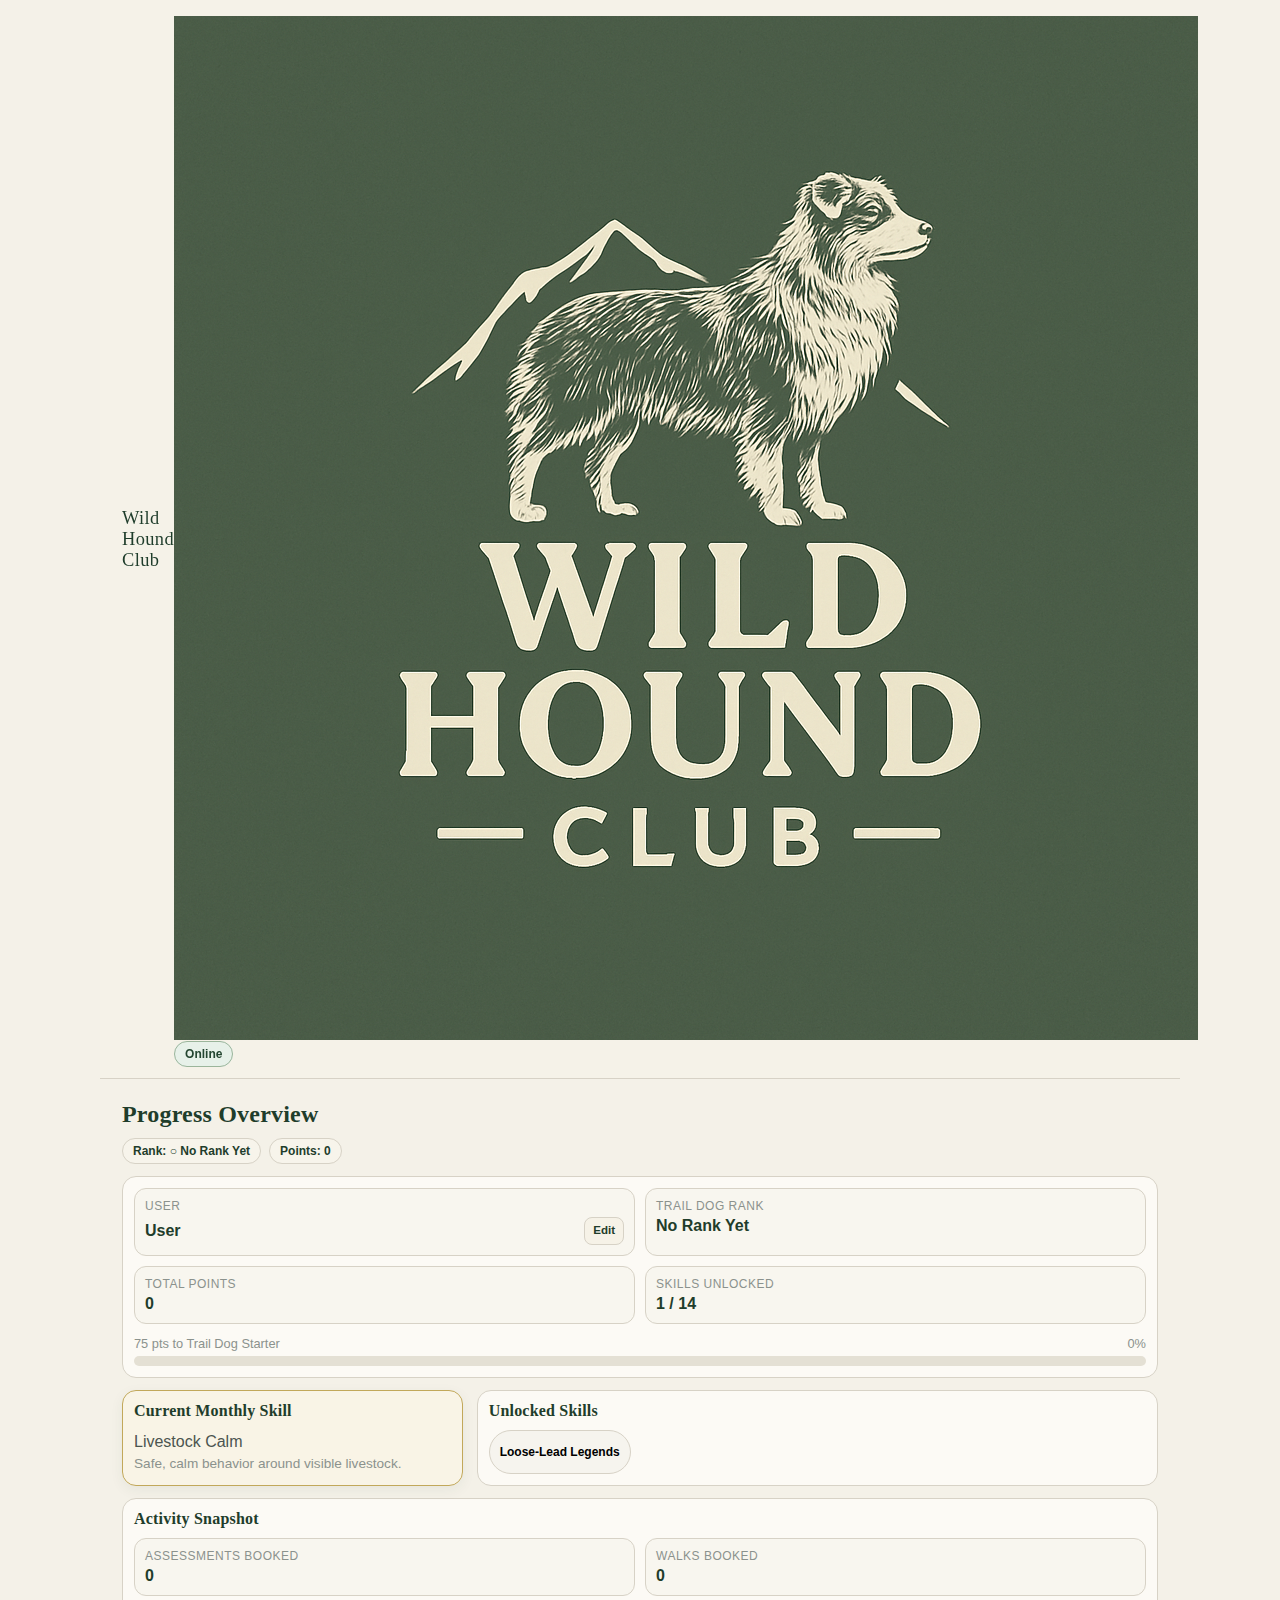
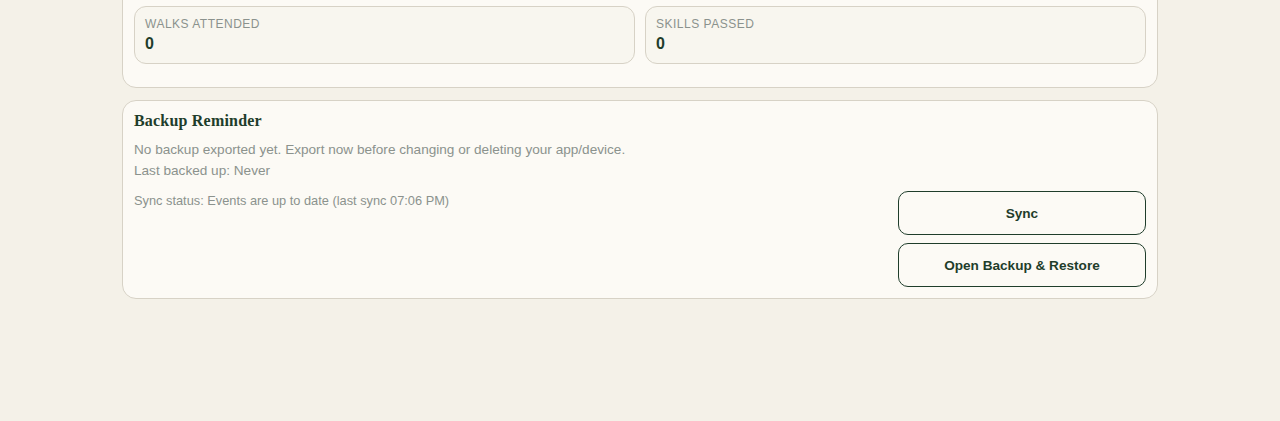
<file: index.html>
<!doctype html>
<html lang="en">
<head>
  <meta charset="UTF-8" />
  <meta name="viewport" content="width=device-width, initial-scale=1.0, viewport-fit=cover" />
  <meta name="apple-mobile-web-app-status-bar-style" content="black-translucent" />
  <meta name="description" content="Wild Hound Club trail dog progression app" />
  <link rel="icon" type="image/png" sizes="192x192" href="/wildhoundapp/icon-192-v3.png" />
  <link rel="apple-touch-icon" sizes="180x180" href="/wildhoundapp/apple-touch-icon-v3.png" />
  <link rel="apple-touch-icon-precomposed" sizes="180x180" href="/wildhoundapp/apple-touch-icon-v3.png" />
  <link rel="icon" type="image/png" sizes="512x512" href="/wildhoundapp/icon-512-v3.png" />
  <link rel="shortcut icon" href="/wildhoundapp/icon-192-v3.png" />
  <link rel="manifest" href="/wildhoundapp/manifest.webmanifest" />
  <meta name="theme-color" content="#1d3525" />
  <meta name="apple-mobile-web-app-capable" content="yes" />
  <meta name="mobile-web-app-capable" content="yes" />
  <meta name="apple-mobile-web-app-title" content="Wild Hound" />
  <title>Wild Hound</title>
  <link rel="stylesheet" href="css/base.css" />
  <link rel="stylesheet" href="css/components.css" />
  <link rel="stylesheet" href="css/pages.css" />
</head>
<body>
  <script>window.WH_INITIAL_TAB = "dashboard";</script>
  <script src="js/app-shell-inline.js"></script>
  <script src="js/page-loader.js"></script>
</body>
</html>
</file>
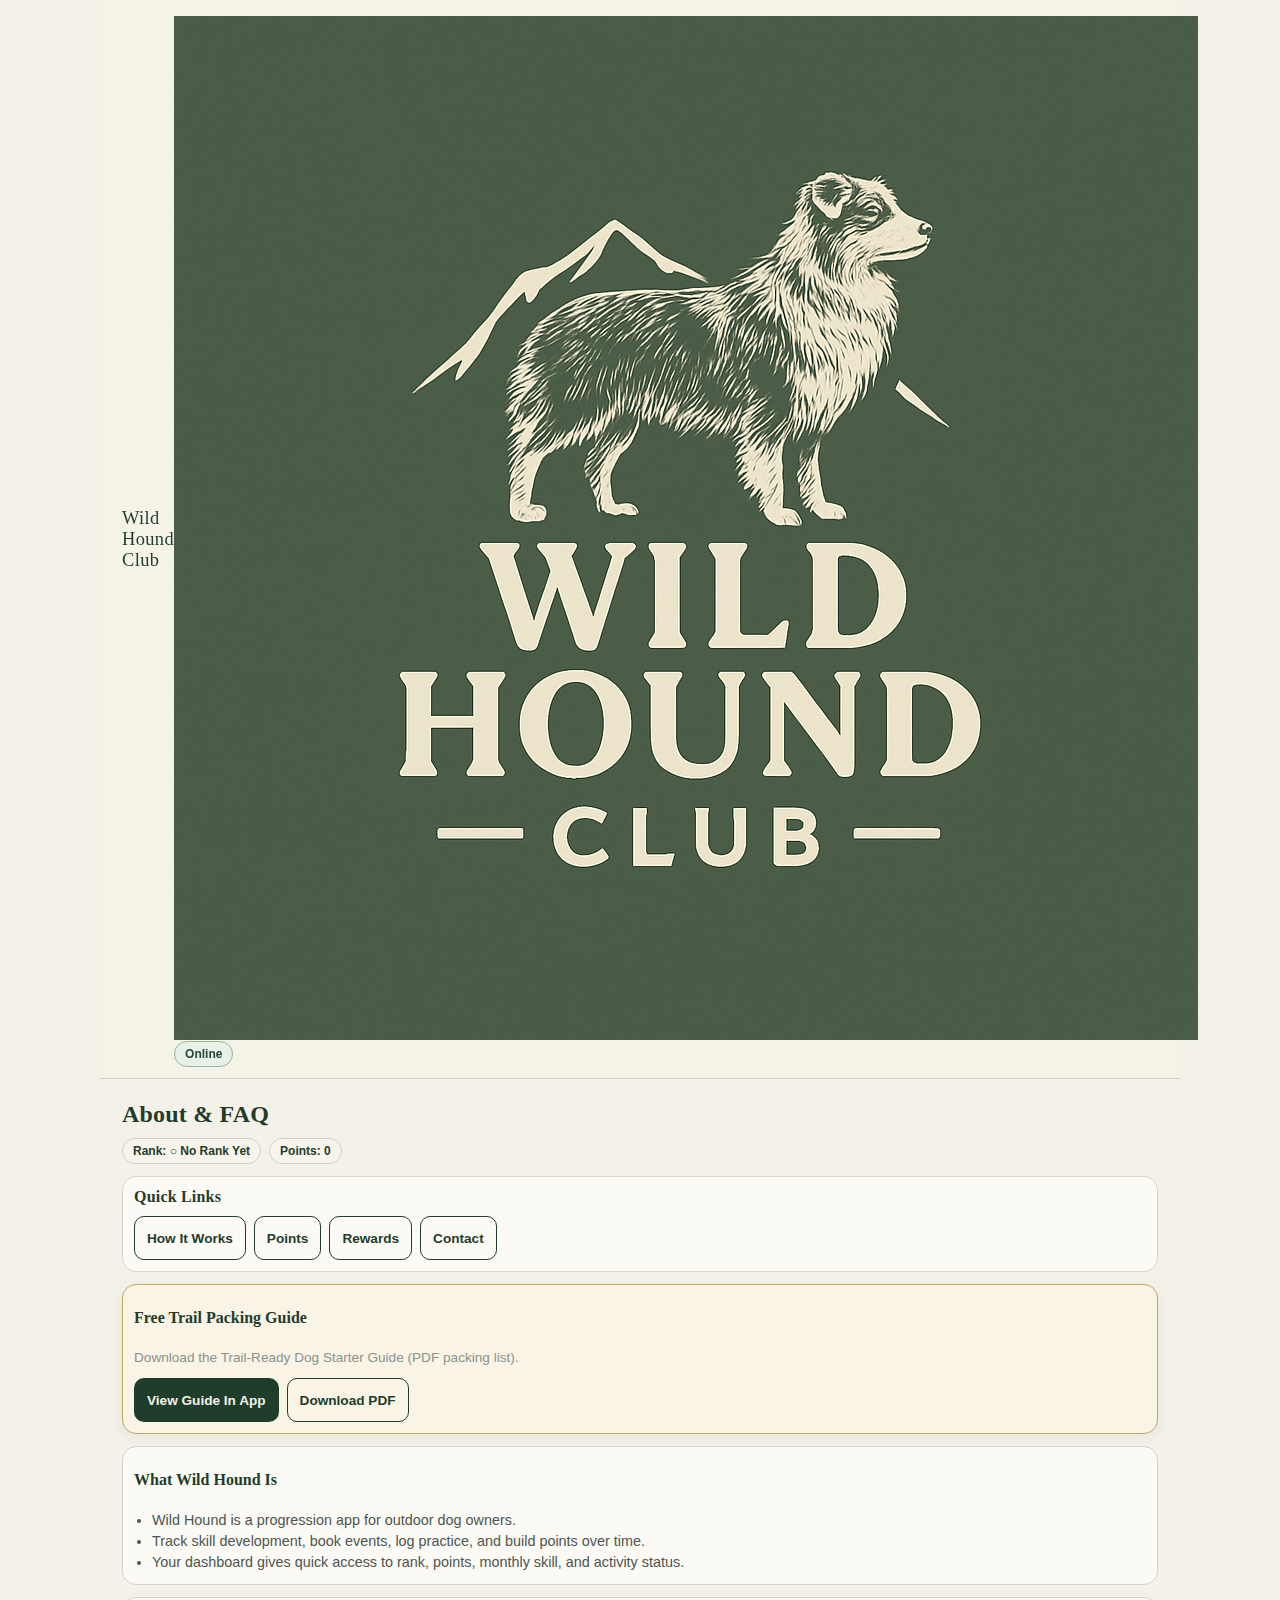
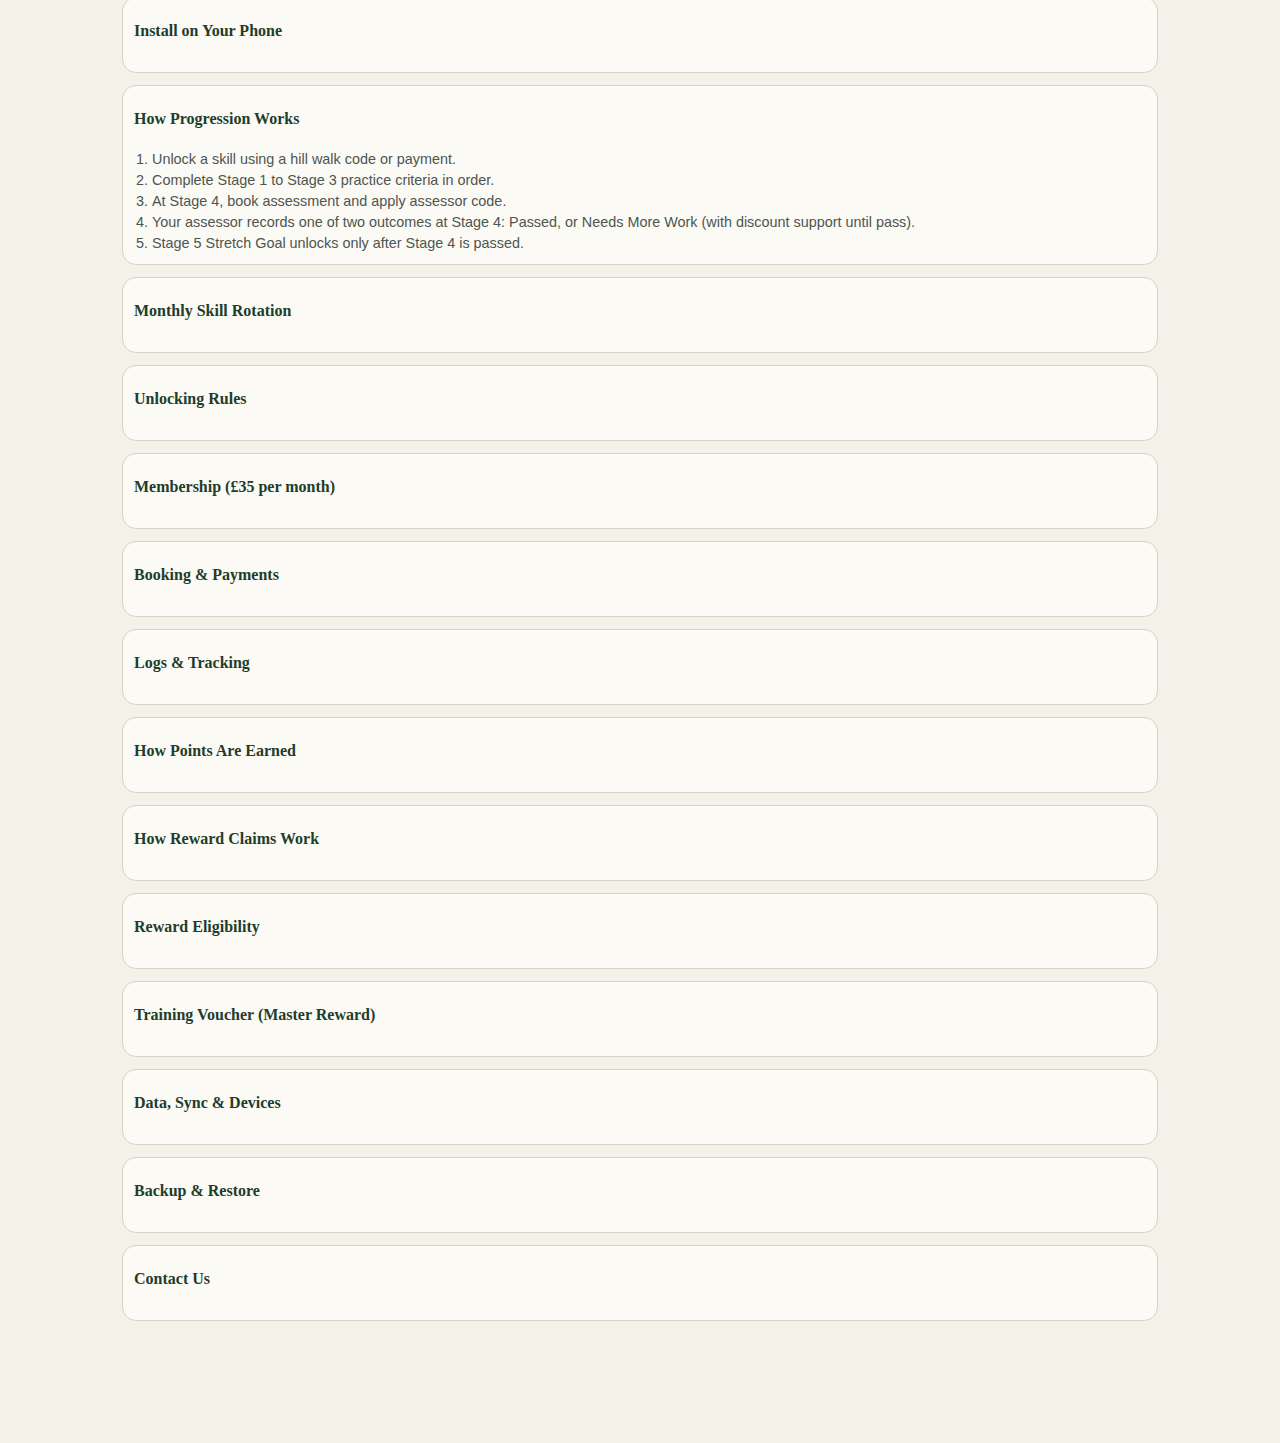
<file: about.html>
<!doctype html>
<html lang="en">
<head>
  <meta charset="UTF-8" />
  <meta name="viewport" content="width=device-width, initial-scale=1.0, viewport-fit=cover" />
  <meta name="apple-mobile-web-app-status-bar-style" content="black-translucent" />
  <meta name="description" content="Wild Hound Club trail dog progression app" />
  <link rel="icon" type="image/png" sizes="192x192" href="/wildhoundapp/icon-192-v3.png" />
  <link rel="apple-touch-icon" sizes="180x180" href="/wildhoundapp/apple-touch-icon-v3.png" />
  <link rel="apple-touch-icon-precomposed" sizes="180x180" href="/wildhoundapp/apple-touch-icon-v3.png" />
  <link rel="icon" type="image/png" sizes="512x512" href="/wildhoundapp/icon-512-v3.png" />
  <link rel="shortcut icon" href="/wildhoundapp/icon-192-v3.png" />
  <link rel="manifest" href="/wildhoundapp/manifest.webmanifest" />
  <meta name="theme-color" content="#1d3525" />
  <meta name="apple-mobile-web-app-capable" content="yes" />
  <meta name="mobile-web-app-capable" content="yes" />
  <meta name="apple-mobile-web-app-title" content="Wild Hound" />
  <title>Wild Hound - About</title>
  <link rel="stylesheet" href="css/base.css" />
  <link rel="stylesheet" href="css/components.css" />
  <link rel="stylesheet" href="css/pages.css" />
</head>
<body>
  <script>window.WH_INITIAL_TAB = "settings";</script>
  <script src="js/app-shell-inline.js"></script>
  <script src="js/page-loader.js"></script>
</body>
</html>
</file>
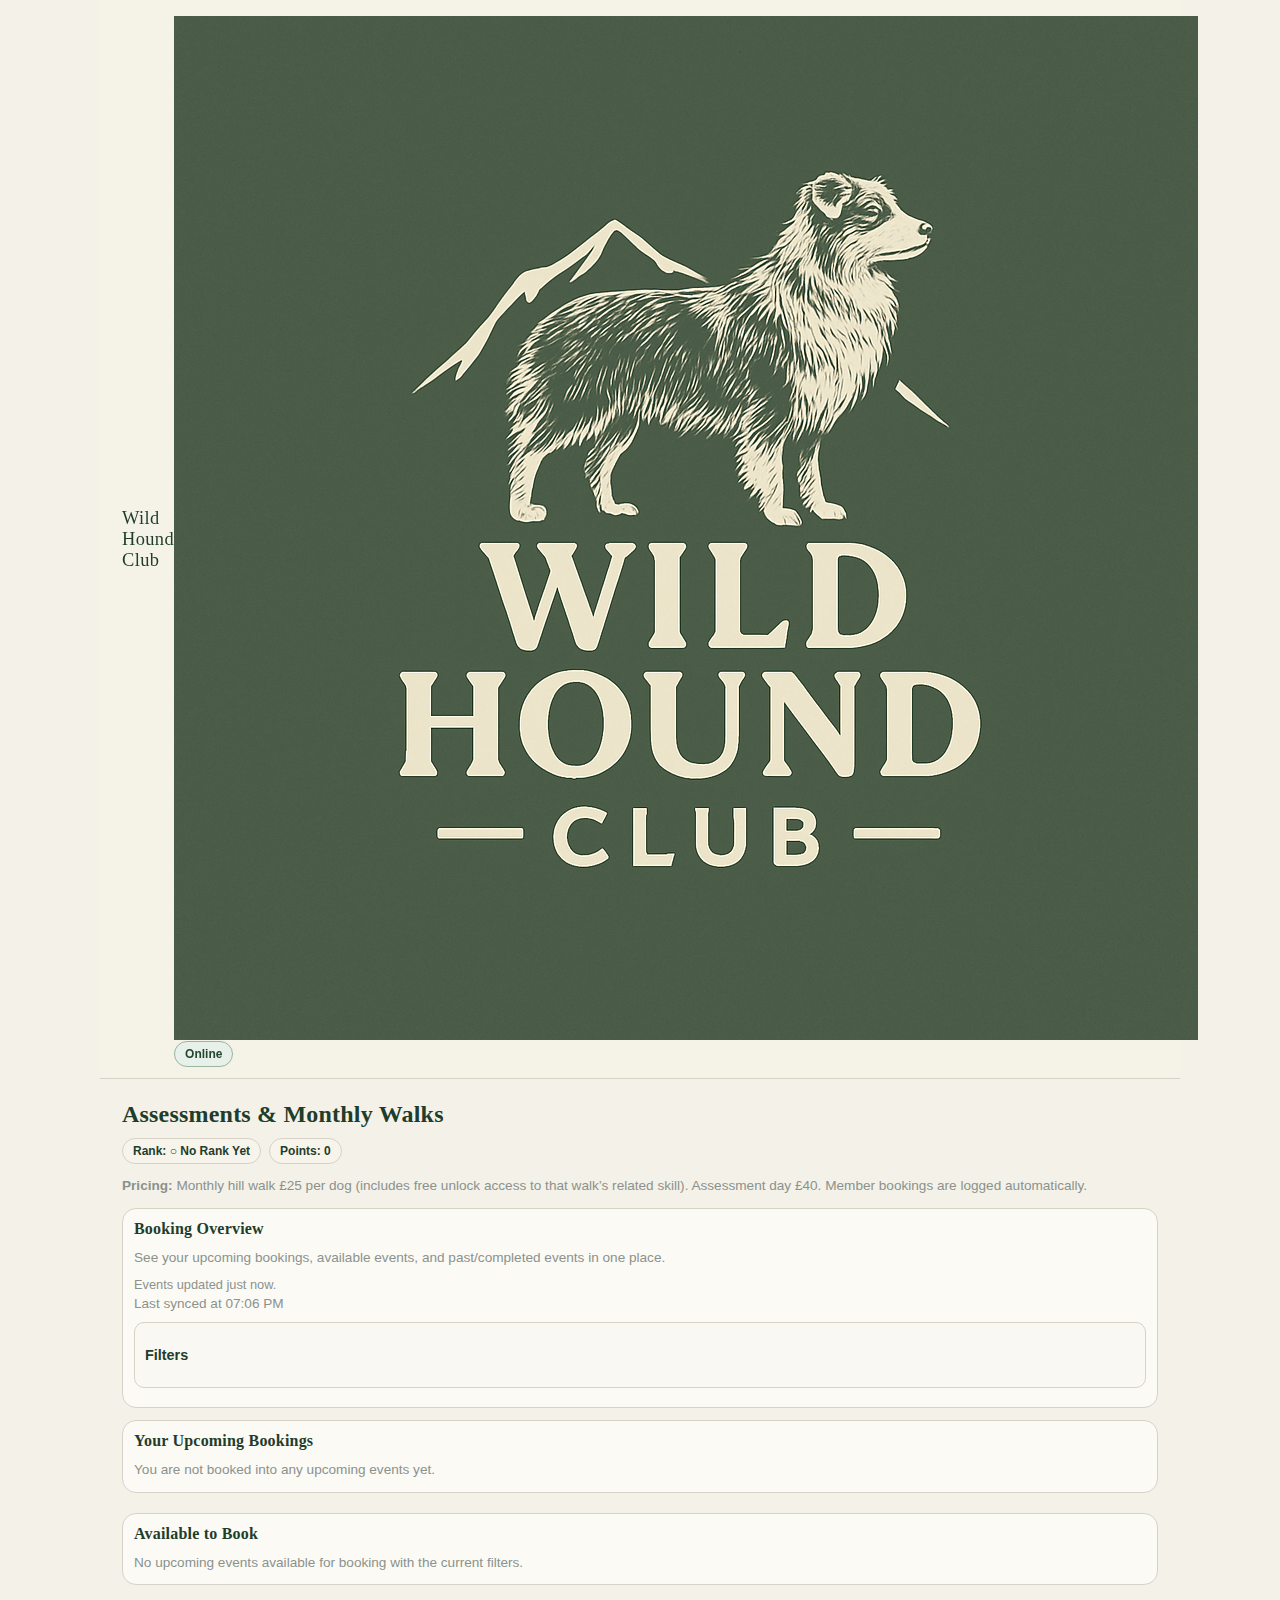
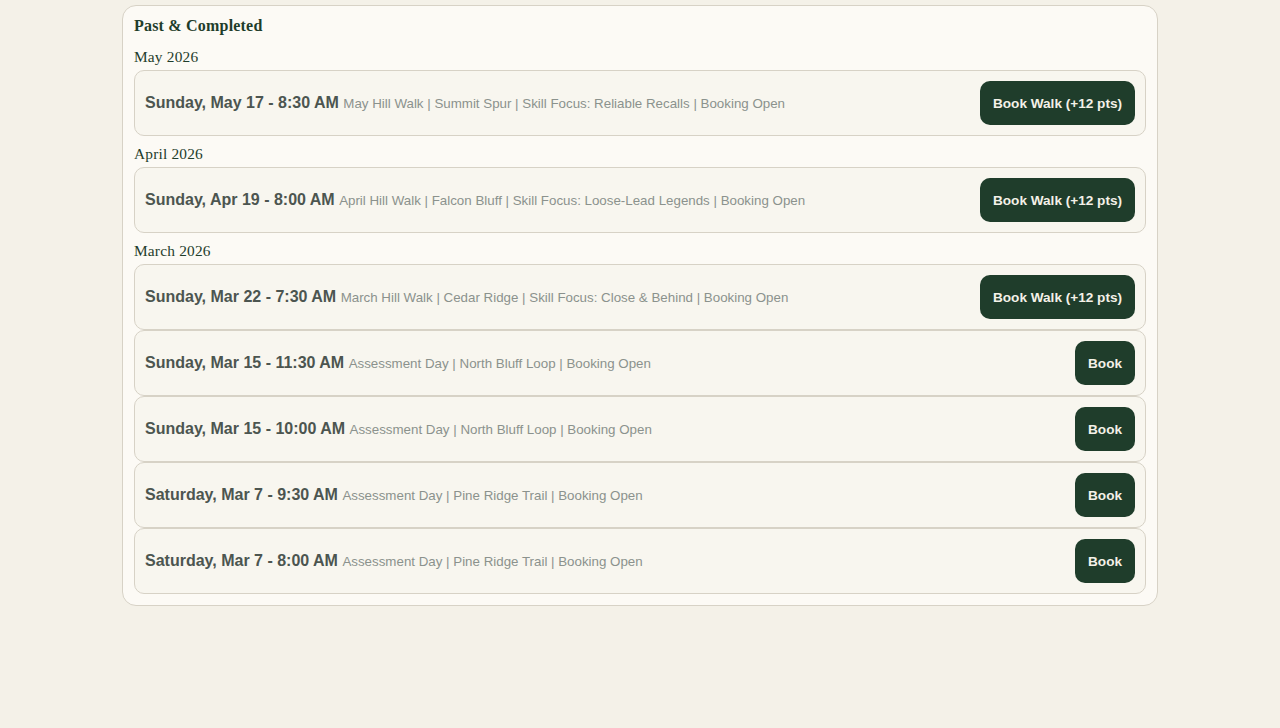
<file: booking.html>
<!doctype html>
<html lang="en">
<head>
  <meta charset="UTF-8" />
  <meta name="viewport" content="width=device-width, initial-scale=1.0, viewport-fit=cover" />
  <meta name="apple-mobile-web-app-status-bar-style" content="black-translucent" />
  <meta name="description" content="Wild Hound Club trail dog progression app" />
  <link rel="icon" type="image/png" sizes="192x192" href="/wildhoundapp/icon-192-v3.png" />
  <link rel="apple-touch-icon" sizes="180x180" href="/wildhoundapp/apple-touch-icon-v3.png" />
  <link rel="apple-touch-icon-precomposed" sizes="180x180" href="/wildhoundapp/apple-touch-icon-v3.png" />
  <link rel="icon" type="image/png" sizes="512x512" href="/wildhoundapp/icon-512-v3.png" />
  <link rel="shortcut icon" href="/wildhoundapp/icon-192-v3.png" />
  <link rel="manifest" href="/wildhoundapp/manifest.webmanifest" />
  <meta name="theme-color" content="#1d3525" />
  <meta name="apple-mobile-web-app-capable" content="yes" />
  <meta name="mobile-web-app-capable" content="yes" />
  <meta name="apple-mobile-web-app-title" content="Wild Hound Club App" />
  <title>Wild Hound Club App - Booking</title>
  <link rel="stylesheet" href="css/base.css" />
  <link rel="stylesheet" href="css/components.css" />
  <link rel="stylesheet" href="css/pages.css" />
</head>
<body>
  <script>window.WH_INITIAL_TAB = "booking";</script>
  <script src="js/app-shell-inline.js"></script>
  <script src="js/page-loader.js"></script>
</body>
</html>
</file>
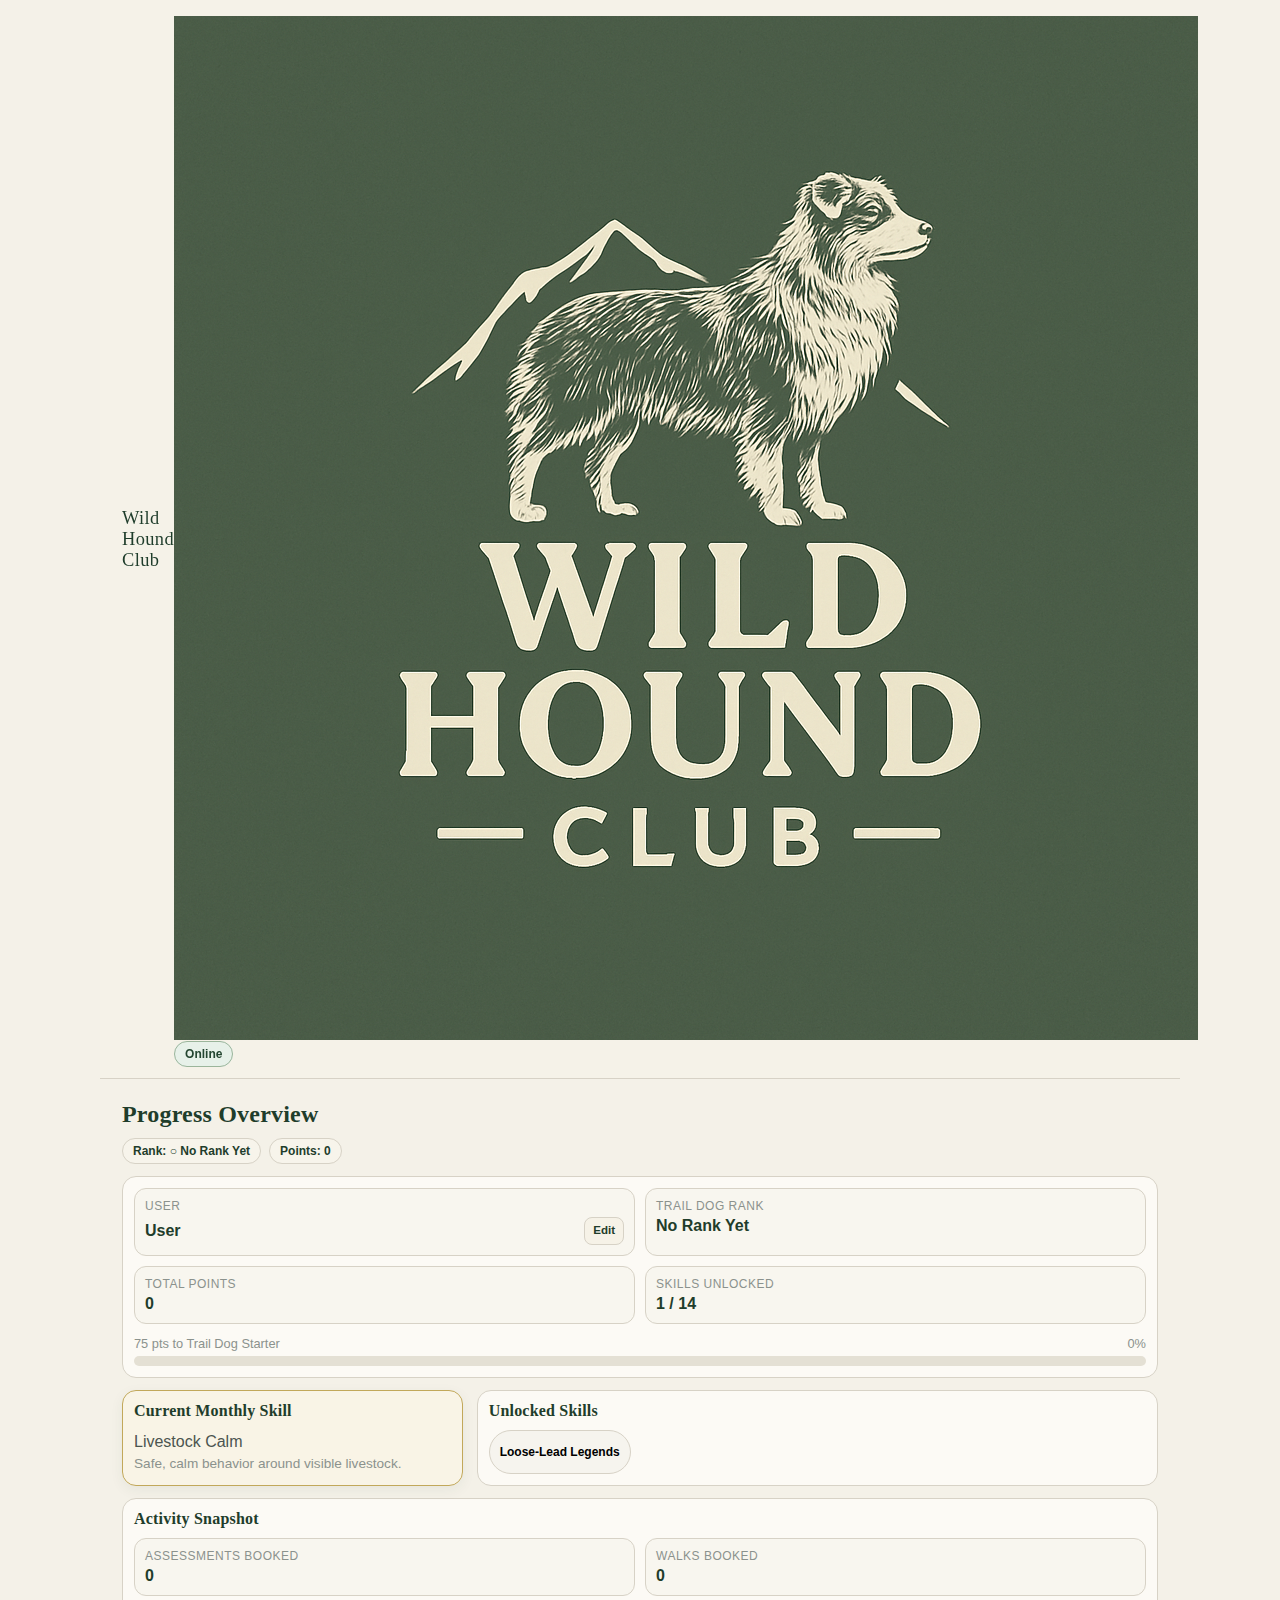
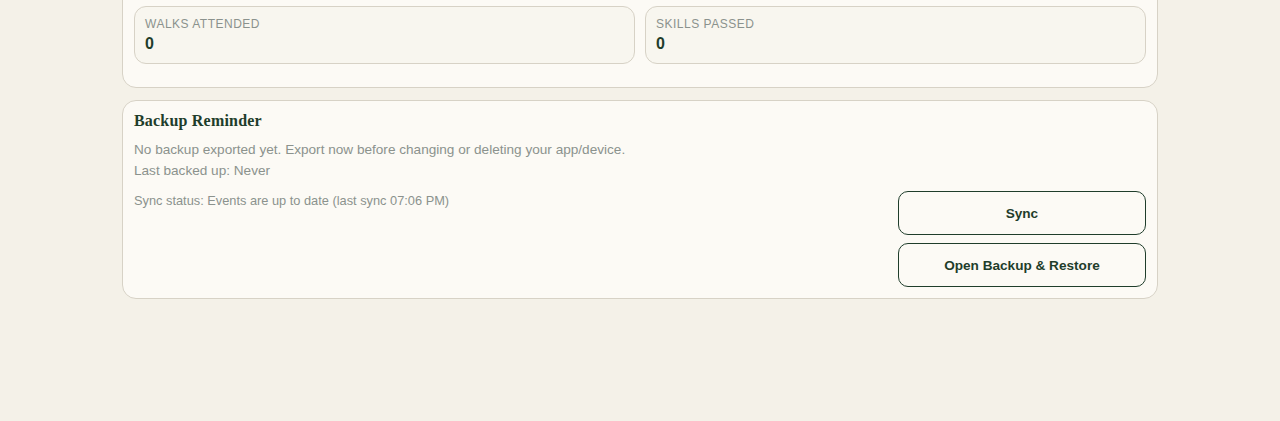
<file: dashboard 2.html>
<!doctype html>
<html lang="en">
<head>
  <meta charset="UTF-8" />
  <meta name="viewport" content="width=device-width, initial-scale=1.0, viewport-fit=cover" />
  <meta name="apple-mobile-web-app-status-bar-style" content="black-translucent" />
  <meta name="description" content="Wild Hound Club trail dog progression app" />
  <link rel="icon" type="image/png" sizes="192x192" href="/wildhoundapp/icon-192-v3.png" />
  <link rel="apple-touch-icon" sizes="180x180" href="/wildhoundapp/apple-touch-icon-v3.png" />
  <link rel="apple-touch-icon-precomposed" sizes="180x180" href="/wildhoundapp/apple-touch-icon-v3.png" />
  <link rel="icon" type="image/png" sizes="512x512" href="/wildhoundapp/icon-512-v3.png" />
  <link rel="shortcut icon" href="/wildhoundapp/icon-192-v3.png" />
  <link rel="manifest" href="/wildhoundapp/manifest.webmanifest" />
  <meta name="theme-color" content="#1d3525" />
  <meta name="apple-mobile-web-app-capable" content="yes" />
  <meta name="mobile-web-app-capable" content="yes" />
  <meta name="apple-mobile-web-app-title" content="Wild Hound Club App" />
  <title>Wild Hound Club App - Progress Overview</title>
  <link rel="stylesheet" href="css/base.css" />
  <link rel="stylesheet" href="css/components.css" />
  <link rel="stylesheet" href="css/pages.css" />
</head>
<body>
  <script>window.WH_INITIAL_TAB = "dashboard";</script>
  <script src="js/app-shell-inline.js"></script>
  <script src="js/page-loader.js"></script>
</body>
</html>
</file>
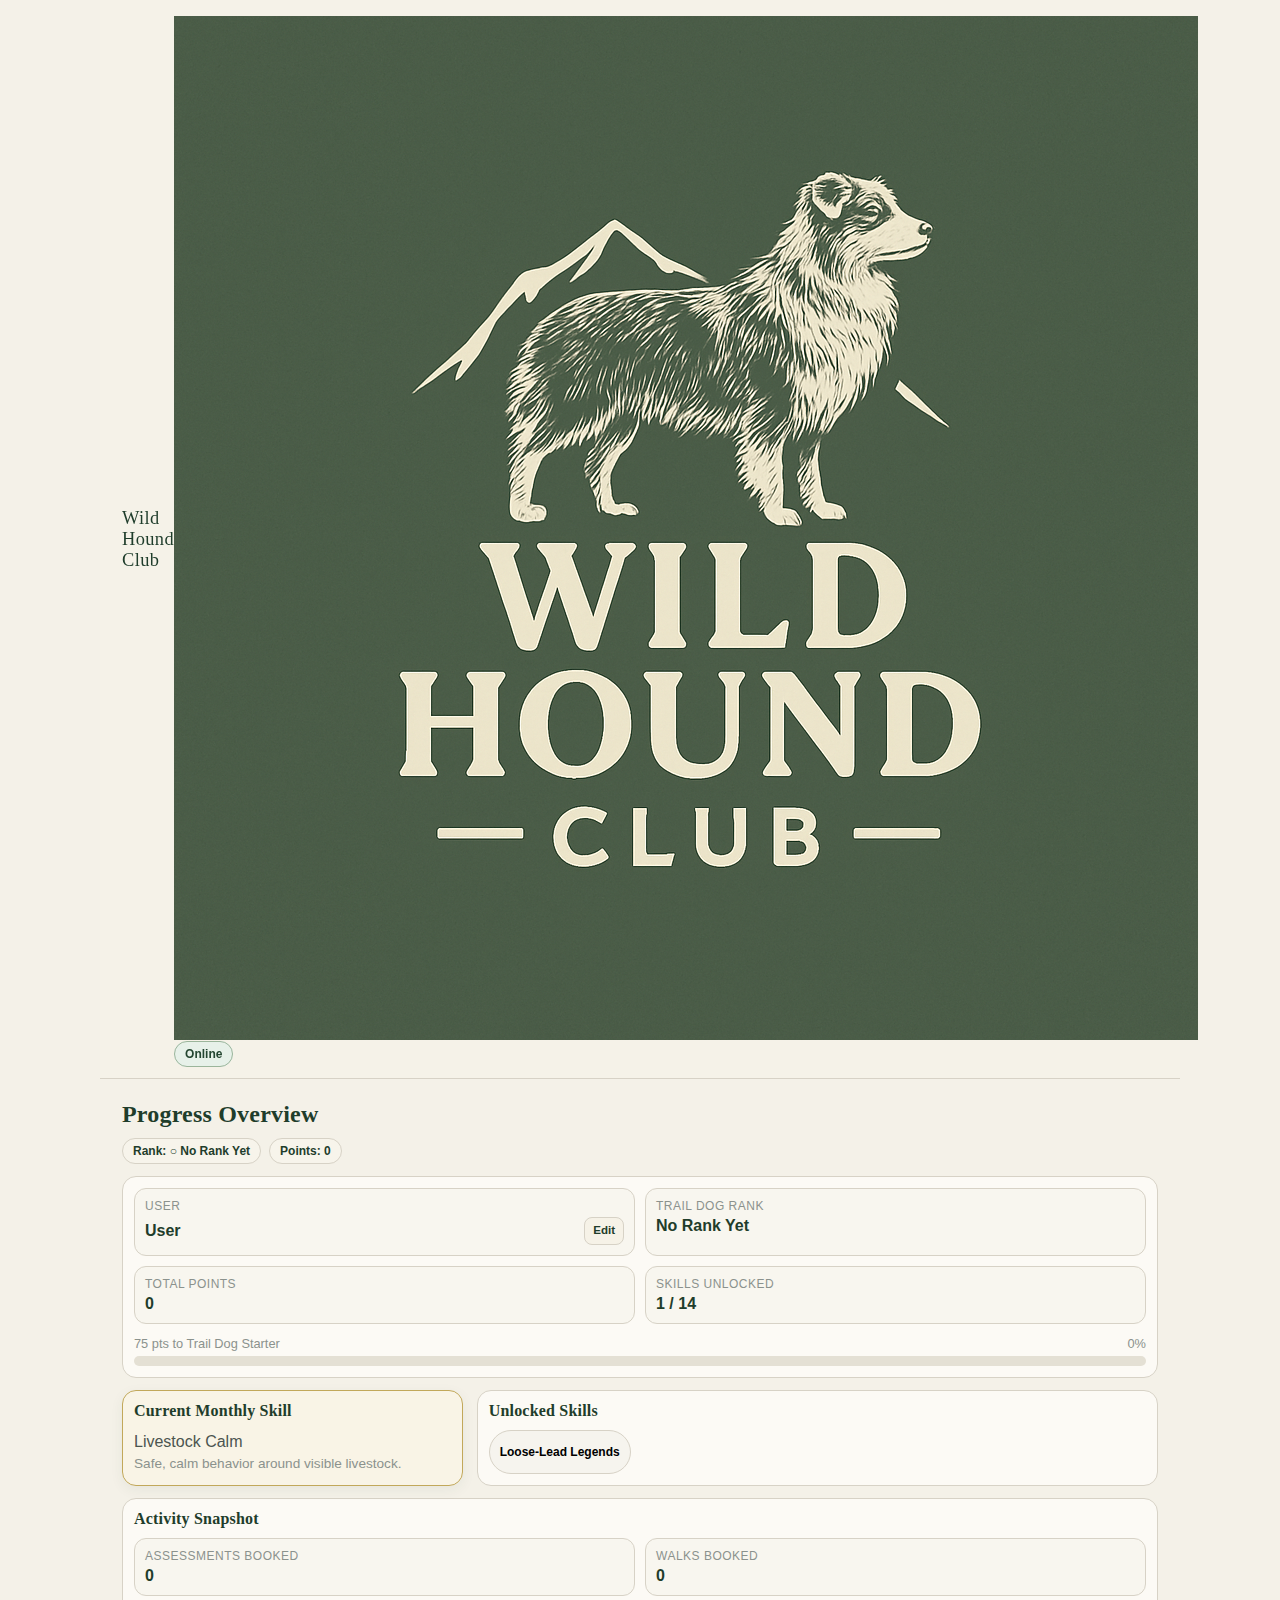
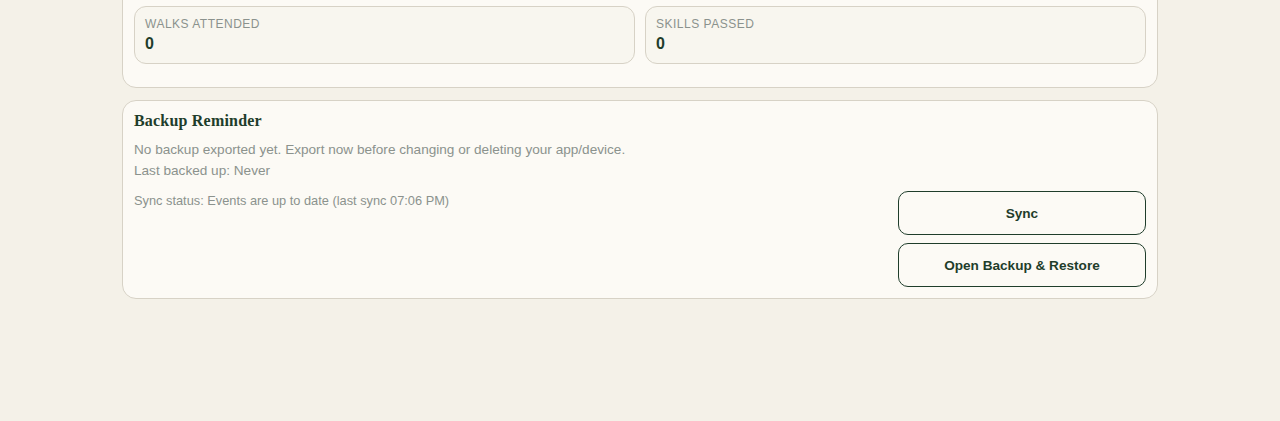
<file: dashboard.html>
<!doctype html>
<html lang="en">
<head>
  <meta charset="UTF-8" />
  <meta name="viewport" content="width=device-width, initial-scale=1.0, viewport-fit=cover" />
  <meta name="apple-mobile-web-app-status-bar-style" content="black-translucent" />
  <meta name="description" content="Wild Hound Club trail dog progression app" />
  <link rel="icon" type="image/png" sizes="192x192" href="/wildhoundapp/icon-192-v3.png" />
  <link rel="apple-touch-icon" sizes="180x180" href="/wildhoundapp/apple-touch-icon-v3.png" />
  <link rel="apple-touch-icon-precomposed" sizes="180x180" href="/wildhoundapp/apple-touch-icon-v3.png" />
  <link rel="icon" type="image/png" sizes="512x512" href="/wildhoundapp/icon-512-v3.png" />
  <link rel="shortcut icon" href="/wildhoundapp/icon-192-v3.png" />
  <link rel="manifest" href="/wildhoundapp/manifest.webmanifest" />
  <meta name="theme-color" content="#1d3525" />
  <meta name="apple-mobile-web-app-capable" content="yes" />
  <meta name="mobile-web-app-capable" content="yes" />
  <meta name="apple-mobile-web-app-title" content="Wild Hound Club App" />
  <title>Wild Hound Club App - Dashboard</title>
  <link rel="stylesheet" href="css/base.css" />
  <link rel="stylesheet" href="css/components.css" />
  <link rel="stylesheet" href="css/pages.css" />
</head>
<body>
  <script>window.WH_INITIAL_TAB = "dashboard";</script>
  <script src="js/app-shell-inline.js"></script>
  <script src="js/page-loader.js"></script>
</body>
</html>
</file>
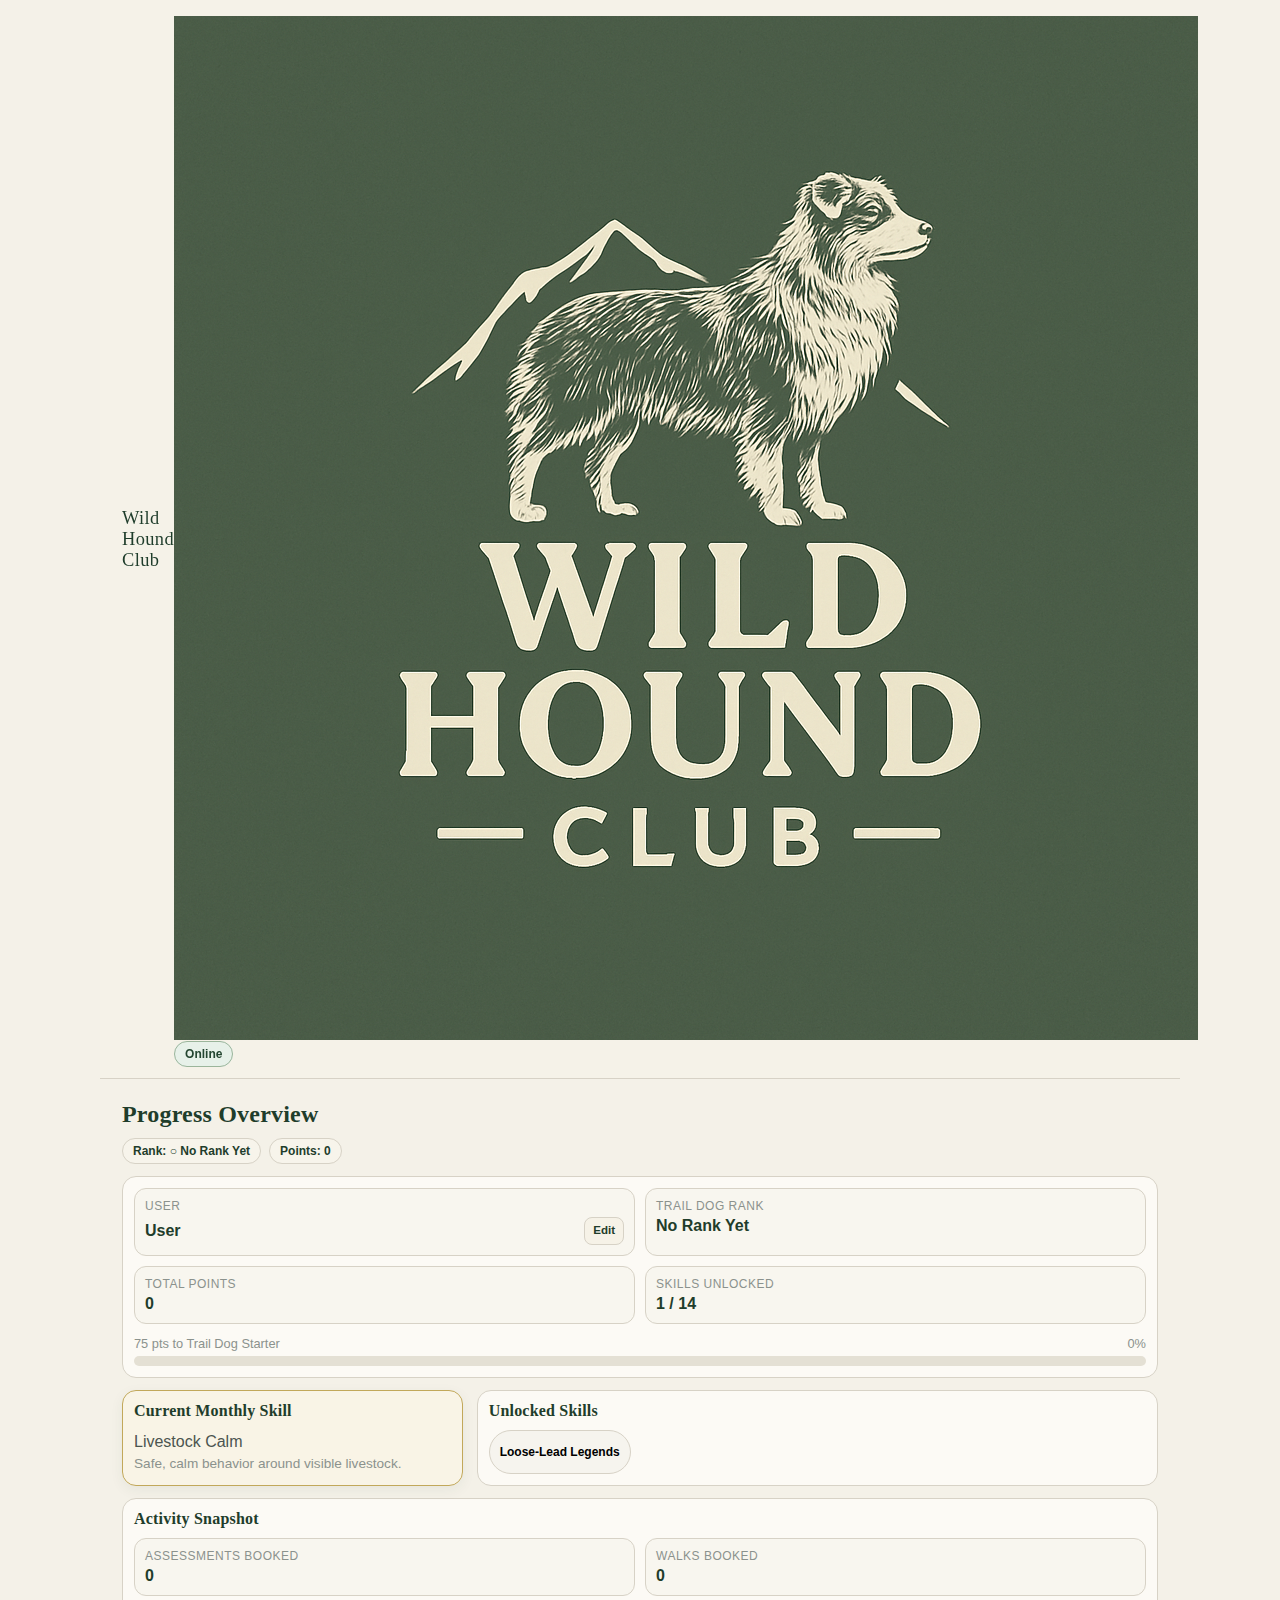
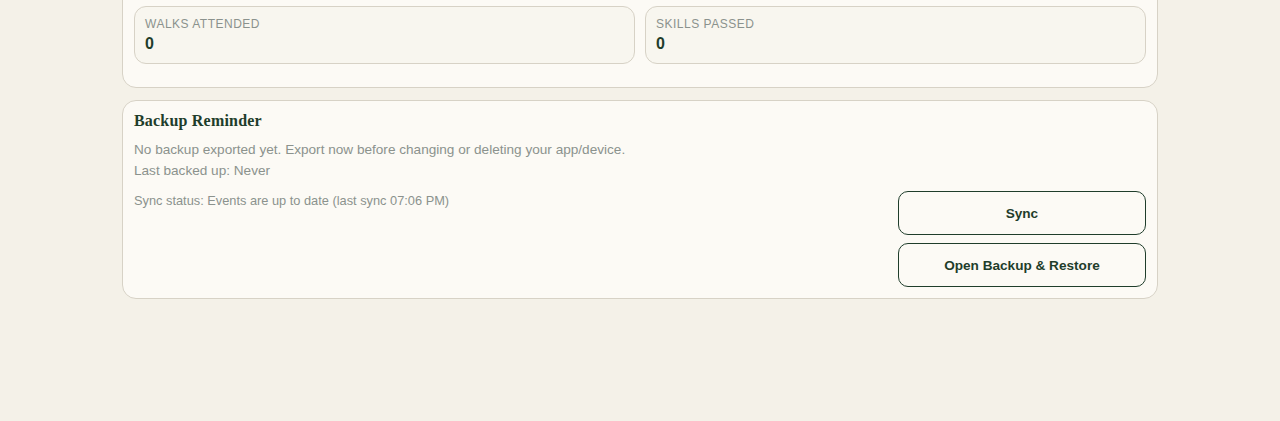
<file: index 2.html>
<!doctype html>
<html lang="en">
<head>
  <meta charset="UTF-8" />
  <meta name="viewport" content="width=device-width, initial-scale=1.0, viewport-fit=cover" />
  <meta name="apple-mobile-web-app-status-bar-style" content="black-translucent" />
  <meta name="description" content="Wild Hound Club trail dog progression app" />
  <link rel="icon" type="image/png" sizes="192x192" href="/wildhoundapp/icon-192-v3.png" />
  <link rel="apple-touch-icon" sizes="180x180" href="/wildhoundapp/apple-touch-icon-v3.png" />
  <link rel="apple-touch-icon-precomposed" sizes="180x180" href="/wildhoundapp/apple-touch-icon-v3.png" />
  <link rel="icon" type="image/png" sizes="512x512" href="/wildhoundapp/icon-512-v3.png" />
  <link rel="shortcut icon" href="/wildhoundapp/icon-192-v3.png" />
  <link rel="manifest" href="/wildhoundapp/manifest.webmanifest" />
  <meta name="theme-color" content="#1d3525" />
  <meta name="apple-mobile-web-app-capable" content="yes" />
  <meta name="mobile-web-app-capable" content="yes" />
  <meta name="apple-mobile-web-app-title" content="Wild Hound Club App" />
  <title>Wild Hound Club App</title>
  <link rel="stylesheet" href="css/base.css" />
  <link rel="stylesheet" href="css/components.css" />
  <link rel="stylesheet" href="css/pages.css" />
</head>
<body>
  <script>window.WH_INITIAL_TAB = "dashboard";</script>
  <script src="js/app-shell-inline.js"></script>
  <script src="js/page-loader.js"></script>
</body>
</html>
</file>
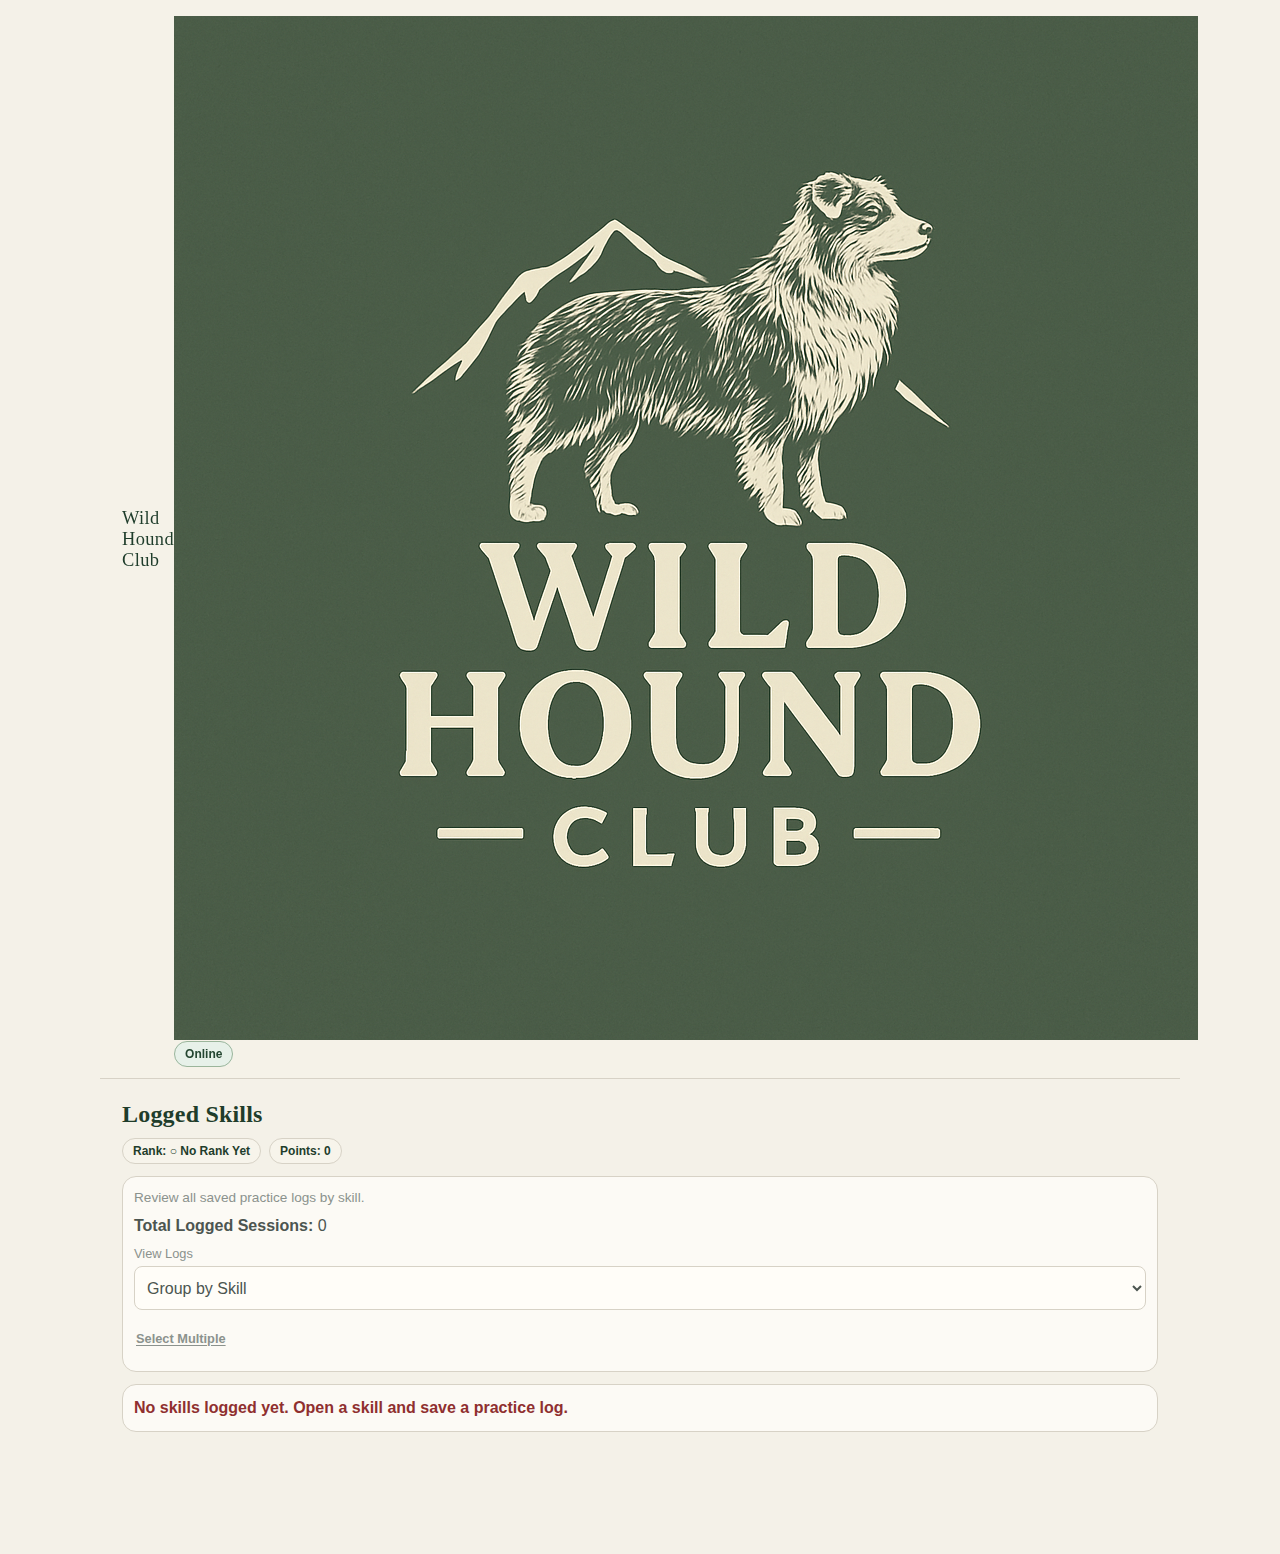
<file: logged 2.html>
<!doctype html>
<html lang="en">
<head>
  <meta charset="UTF-8" />
  <meta name="viewport" content="width=device-width, initial-scale=1.0, viewport-fit=cover" />
  <meta name="apple-mobile-web-app-status-bar-style" content="black-translucent" />
  <meta name="description" content="Wild Hound Club trail dog progression app" />
  <link rel="icon" type="image/png" sizes="192x192" href="/wildhoundapp/icon-192-v3.png" />
  <link rel="apple-touch-icon" sizes="180x180" href="/wildhoundapp/apple-touch-icon-v3.png" />
  <link rel="apple-touch-icon-precomposed" sizes="180x180" href="/wildhoundapp/apple-touch-icon-v3.png" />
  <link rel="icon" type="image/png" sizes="512x512" href="/wildhoundapp/icon-512-v3.png" />
  <link rel="shortcut icon" href="/wildhoundapp/icon-192-v3.png" />
  <link rel="manifest" href="/wildhoundapp/manifest.webmanifest" />
  <meta name="theme-color" content="#1d3525" />
  <meta name="apple-mobile-web-app-capable" content="yes" />
  <meta name="mobile-web-app-capable" content="yes" />
  <meta name="apple-mobile-web-app-title" content="Wild Hound Club App" />
  <title>Wild Hound - Logged Skills</title>
  <link rel="stylesheet" href="css/base.css" />
  <link rel="stylesheet" href="css/components.css" />
  <link rel="stylesheet" href="css/pages.css" />
</head>
<body>
  <script>window.WH_INITIAL_TAB = "logged";</script>
  <script src="js/app-shell-inline.js"></script>
  <script src="js/page-loader.js"></script>
</body>
</html>
</file>
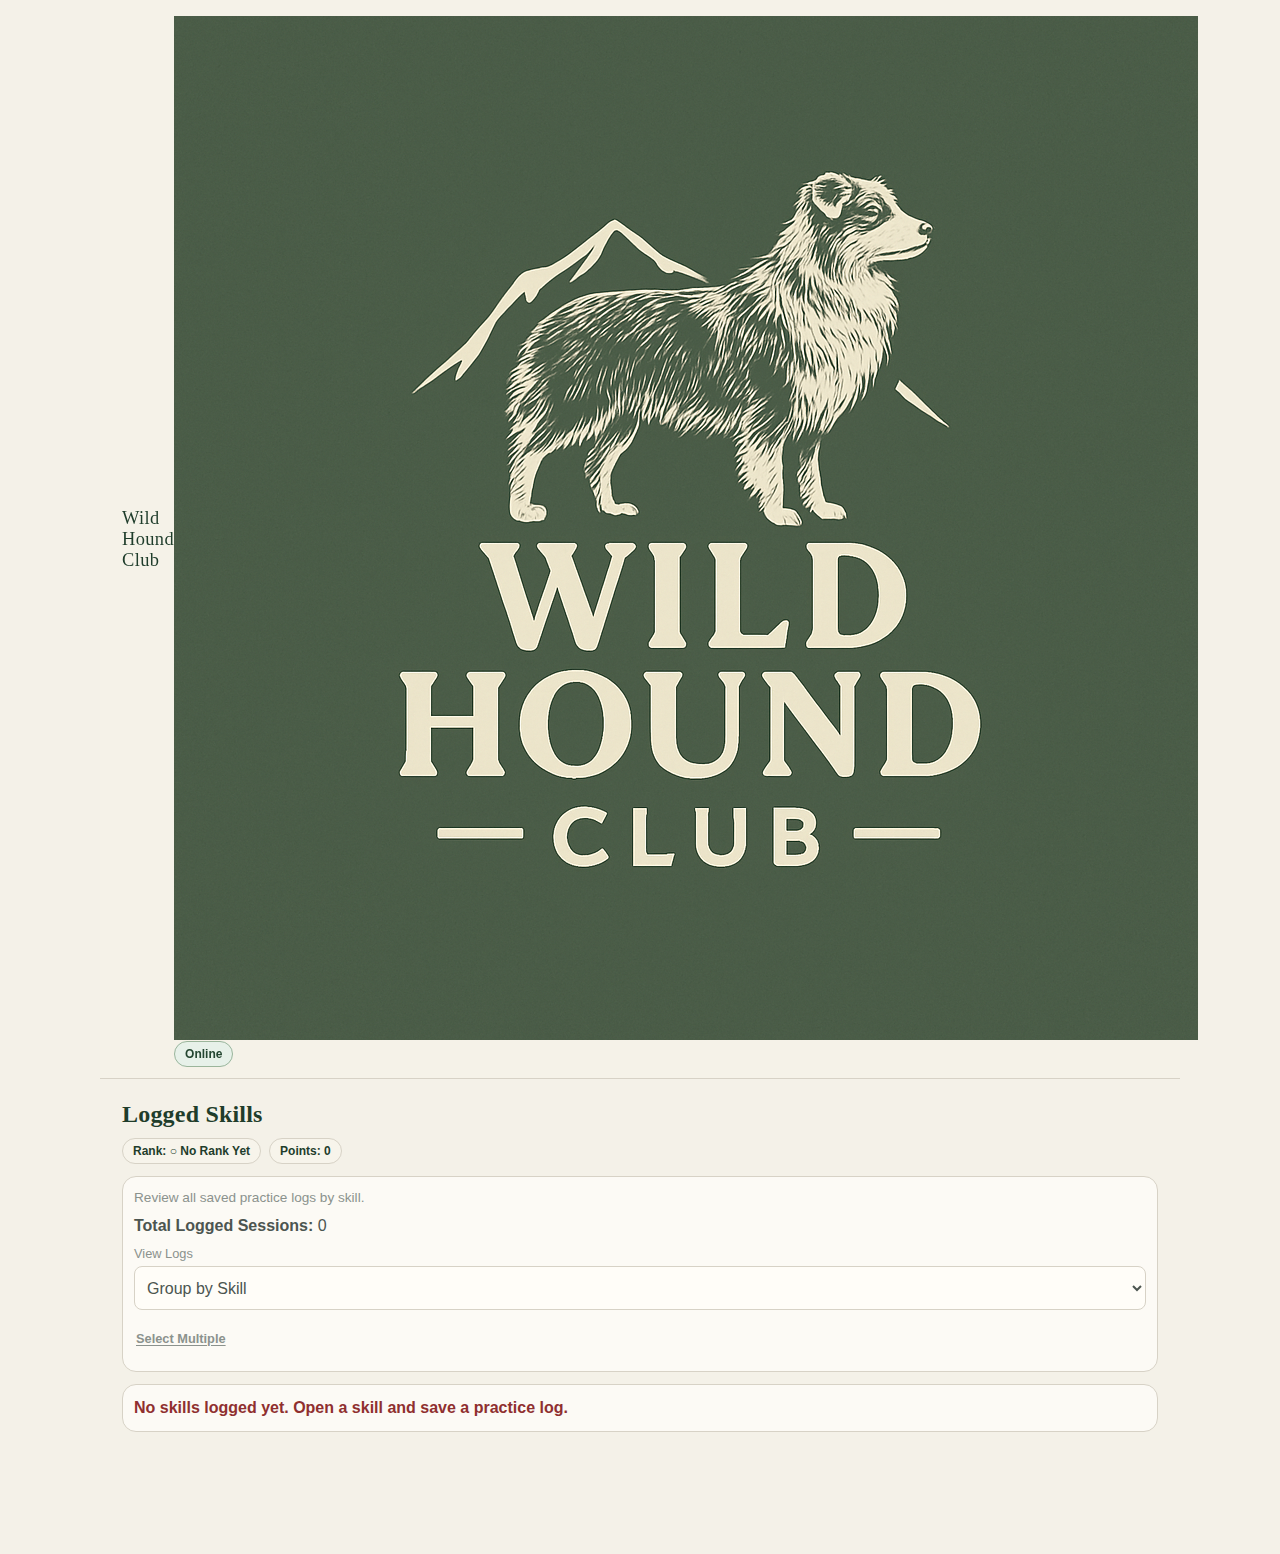
<file: logged.html>
<!doctype html>
<html lang="en">
<head>
  <meta charset="UTF-8" />
  <meta name="viewport" content="width=device-width, initial-scale=1.0" />
  <link rel="icon" type="image/png" sizes="192x192" href="/wildhoundapp/icon-192-v3.png" />
  <link rel="apple-touch-icon" sizes="180x180" href="/wildhoundapp/apple-touch-icon-v3.png" />
  <link rel="apple-touch-icon-precomposed" sizes="180x180" href="/wildhoundapp/apple-touch-icon-v3.png" />
  <link rel="icon" type="image/png" sizes="512x512" href="/wildhoundapp/icon-512-v3.png" />
  <link rel="shortcut icon" href="/wildhoundapp/icon-192-v3.png" />
  <link rel="manifest" href="/wildhoundapp/manifest.webmanifest" />
  <meta name="theme-color" content="#1F3D2B" />
  <meta name="apple-mobile-web-app-capable" content="yes" />
  <meta name="mobile-web-app-capable" content="yes" />
  <meta name="apple-mobile-web-app-title" content="Wild Hound" />
  <title>Wild Hound - Logged Skills</title>
  <link rel="stylesheet" href="css/base.css" />
  <link rel="stylesheet" href="css/components.css" />
  <link rel="stylesheet" href="css/pages.css" />
</head>
<body>
  <script>window.WH_INITIAL_TAB = "logged";</script>
  <script src="js/app-shell-inline.js"></script>
  <script src="js/page-loader.js"></script>
</body>
</html>
</file>
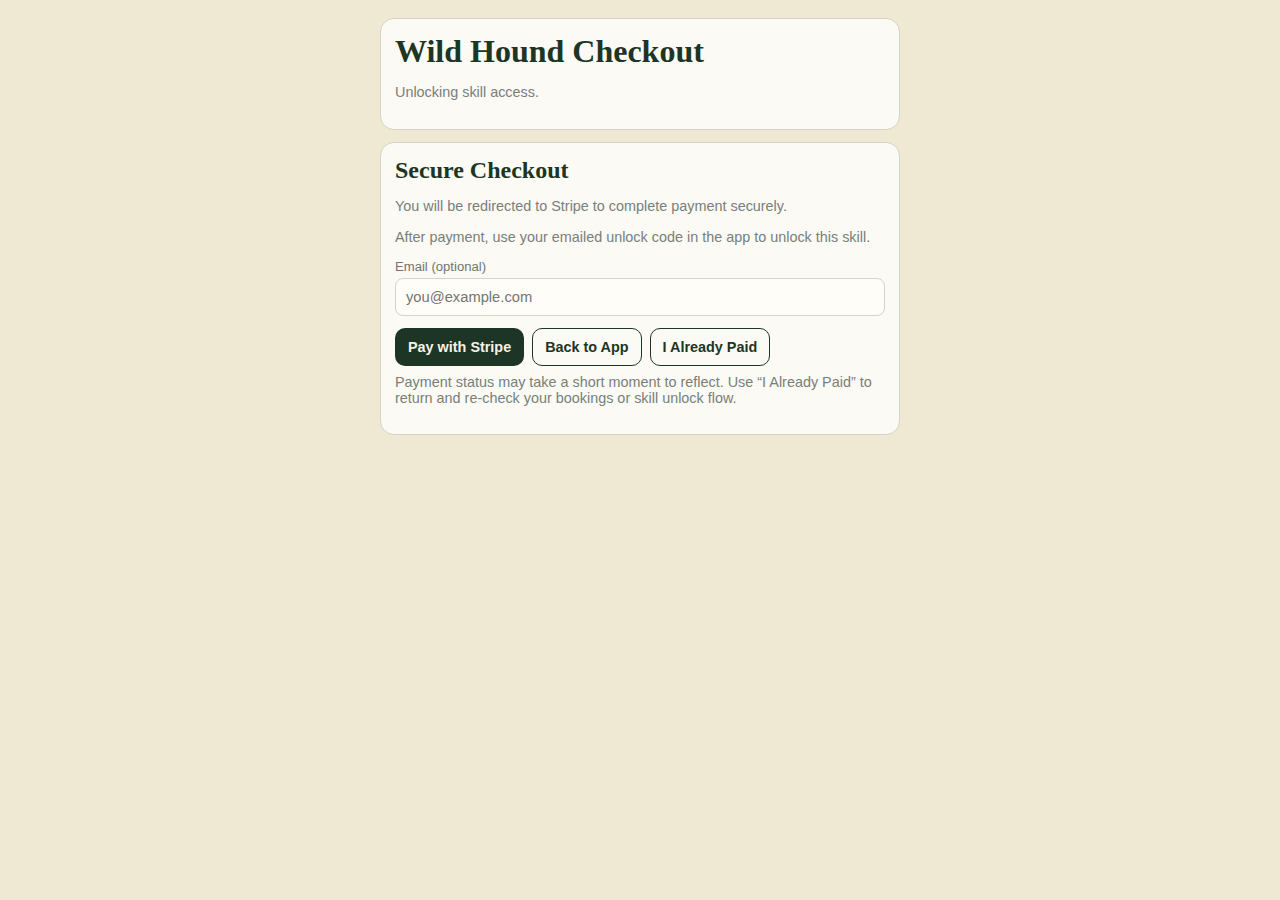
<file: payment 2.html>
<!doctype html>
<html lang="en">
<head>
  <meta charset="UTF-8" />
  <meta name="viewport" content="width=device-width, initial-scale=1.0, viewport-fit=cover" />
  <meta name="apple-mobile-web-app-status-bar-style" content="black-translucent" />
  <meta name="description" content="Wild Hound Club trail dog progression app" />
  <link rel="icon" type="image/png" sizes="192x192" href="/wildhoundapp/icon-192-v3.png" />
  <link rel="apple-touch-icon" sizes="180x180" href="/wildhoundapp/apple-touch-icon-v3.png" />
  <link rel="apple-touch-icon-precomposed" sizes="180x180" href="/wildhoundapp/apple-touch-icon-v3.png" />
  <link rel="icon" type="image/png" sizes="512x512" href="/wildhoundapp/icon-512-v3.png" />
  <link rel="shortcut icon" href="/wildhoundapp/icon-192-v3.png" />
  <link rel="manifest" href="/wildhoundapp/manifest.webmanifest" />
  <meta name="theme-color" content="#1d3525" />
  <meta name="apple-mobile-web-app-capable" content="yes" />
  <meta name="mobile-web-app-capable" content="yes" />
  <meta name="apple-mobile-web-app-title" content="Wild Hound Club App" />
  <title>Wild Hound Club App Payment</title>
  <style>
    :root {
      --forest: #1d3525;
      --cream: #efe8d3;
      --gold: #9c4a3c;
      --text: #4c5550;
      --line: #d7d2c6;
    }
    * { box-sizing: border-box; }
    body {
      margin: 0;
      background: var(--cream);
      color: var(--text);
      font-family: "Helvetica Neue", Arial, sans-serif;
      padding: 18px;
    }
    .wrap {
      max-width: 520px;
      margin: 0 auto;
    }
    .card {
      background: #fcfaf5;
      border: 1px solid var(--line);
      border-radius: 14px;
      padding: 14px;
      margin-bottom: 12px;
    }
    h1, h2 {
      margin: 0 0 10px;
      color: var(--forest);
      font-family: Georgia, "Times New Roman", serif;
    }
    .muted {
      color: #77807a;
      font-size: 0.9rem;
    }
    .field {
      margin-top: 10px;
    }
    label {
      display: block;
      font-size: 0.82rem;
      margin-bottom: 4px;
      color: #6d766f;
    }
    input {
      width: 100%;
      border: 1px solid var(--line);
      border-radius: 8px;
      padding: 10px;
      font-size: 0.92rem;
      background: #fffdf8;
    }
    .row {
      display: grid;
      grid-template-columns: 1fr 1fr;
      gap: 8px;
    }
    .btn-row {
      display: flex;
      gap: 8px;
      flex-wrap: wrap;
      margin-top: 12px;
    }
    button, a {
      border: 1px solid transparent;
      border-radius: 10px;
      padding: 10px 12px;
      font-size: 0.9rem;
      font-weight: 700;
      text-decoration: none;
      cursor: pointer;
    }
    .btn-primary {
      background: var(--forest);
      color: #f4f1e8;
    }
    .btn-secondary {
      border-color: var(--forest);
      color: var(--forest);
      background: transparent;
    }
    .done {
      display: none;
      border: 1px solid #b9cbbd;
      background: #eaf2eb;
      color: #2d5a3b;
      border-radius: 10px;
      padding: 10px;
      margin-top: 10px;
      font-size: 0.9rem;
    }
  </style>
</head>
<body>
  <div class="wrap">
    <div class="card">
      <h1>Wild Hound Checkout</h1>
      <p class="muted" id="skillLine">Unlocking skill access.</p>
    </div>

    <div class="card">
      <h2>Secure Checkout</h2>
      <p class="muted" id="checkoutIntro">You will be redirected to Stripe to complete payment securely.</p>
      <p class="muted" id="checkoutHelp">After payment, use your emailed unlock code in the app to unlock this skill.</p>
      <div class="field">
        <label for="email">Email (optional)</label>
        <input id="email" type="email" placeholder="you@example.com" />
      </div>
      <div class="btn-row">
        <button class="btn-primary" id="payBtn" type="button">Pay with Stripe</button>
        <button class="btn-secondary" id="backToAppBtn" type="button">Back to App</button>
        <button class="btn-secondary" id="paymentCheckBtn" type="button">I Already Paid</button>
      </div>
      <div class="done" id="doneMsg">Redirecting to Stripe...</div>
      <p class="muted" style="margin-top:8px;">Payment status may take a short moment to reflect. Use “I Already Paid” to return and re-check your bookings or skill unlock flow.</p>
    </div>
  </div>

  <script>
    const params = new URLSearchParams(window.location.search);
    const paymentType = (params.get("type") || "skill").toLowerCase();
    const skill = params.get("skill") || "Selected Skill";
    const skillId = params.get("skillId") || "";
    const bookedMonth = params.get("month") || "";
    const stripeLinkOverride = (params.get("stripeLink") || "").trim();
    const returnToRaw = params.get("returnTo") || "";
    const isTestMode = params.get("test") === "1";
    const isMembershipPayment = paymentType === "membership";
    document.getElementById("skillLine").textContent = isMembershipPayment
      ? "Membership checkout"
      : (paymentType === "walk" && bookedMonth
        ? `Booking: ${bookedMonth}`
        : `Unlocking: ${skill}`);
    if (isMembershipPayment) {
      document.getElementById("checkoutHelp").textContent = "After payment, use your membership code in the app to unlock all skills and enable free walk booking.";
    }

    const STRIPE_PAYMENT_LINKS = {
      skill: "https://buy.stripe.com/14AeVf9i9cvU7h33Eh57W00",
      walk: "https://buy.stripe.com/4gM8wRbqh8fE1WJdeR57W01",
      assessment: "https://buy.stripe.com/bJe14p0LD9jIbxj6Qt57W02",
      membership: ""
    };

    // One Stripe Payment Link per skill unlock (method requested).
    // Fill each value with that skill's dedicated Stripe link.
    // If a skill link is left blank, checkout falls back to STRIPE_PAYMENT_LINKS.skill.
    const SKILL_PAYMENT_LINKS_BY_ID = {
      1: "https://buy.stripe.com/14AeVf9i9cvU7h33Eh57W00",
      2: "https://buy.stripe.com/cNi5kFbqhcvUeJv3Eh57W0g",
      3: "https://buy.stripe.com/28E14p0LD7bAeJv7Ux57W04",
      4: "https://buy.stripe.com/00w6oJ7a1anM8l70s557W05",
      5: "https://buy.stripe.com/6oUfZjeCtfI66cZcaN57W06",
      6: "https://buy.stripe.com/14A14p2TLgMa58V1w957W07",
      7: "https://buy.stripe.com/fZu6oJ0LD7bAgRDcaN57W08",
      8: "https://buy.stripe.com/9B6bJ39i9anMfNzcaN57W09",
      9: "https://buy.stripe.com/00w7sN2TL2VkgRDfmZ57W0a",
      10: "https://buy.stripe.com/cNibJ37a11RgfNzgr357W0b",
      11: "https://buy.stripe.com/cNi8wR0LDbrQ44R0s557W0c",
      12: "https://buy.stripe.com/fZu4gB8e59jIgRD8YB57W0d",
      13: "https://buy.stripe.com/14A28tfGx7bA8l7fmZ57W0e",
      14: "https://buy.stripe.com/3cI28t65X9jIdFr3Eh57W0f"
    };

    function getStripeLink(type) {
      if (stripeLinkOverride) return stripeLinkOverride;
      return STRIPE_PAYMENT_LINKS[type] || STRIPE_PAYMENT_LINKS.skill;
    }

    function getSkillStripeLink(skillIdValue) {
      const id = Number(skillIdValue);
      if (!Number.isFinite(id) || id <= 0) return STRIPE_PAYMENT_LINKS.skill;
      const specific = SKILL_PAYMENT_LINKS_BY_ID[id];
      return (typeof specific === "string" && specific.trim())
        ? specific.trim()
        : STRIPE_PAYMENT_LINKS.skill;
    }

    function resolveSafeReturnTo(raw) {
      if (!raw) return "";
      try {
        const u = new URL(raw, window.location.href);
        if (u.origin !== window.location.origin) return "";
        const fileName = (u.pathname.split("/").pop() || "").toLowerCase();
        const allowed = new Set(["booking.html", "skills.html", "dashboard.html"]);
        if (!allowed.has(fileName)) return "";
        return `${fileName}${u.search || ""}${u.hash || ""}`;
      } catch (e) {
        return "";
      }
    }

    if (isTestMode) {
      const info = document.createElement("p");
      info.className = "muted";
      info.style.marginTop = "8px";
      info.innerHTML = "<strong>Test mode:</strong> no charge will be made.";
      const card = document.querySelector(".card:nth-of-type(2)");
      if (card) card.insertBefore(info, card.querySelector(".field"));
    }

    document.getElementById("payBtn").addEventListener("click", () => {
      const returnTo = resolveSafeReturnTo(returnToRaw);
      try {
        if (returnTo) localStorage.setItem("wildhound_last_return_to", returnTo);
      } catch (e) {
        // Ignore storage errors.
      }
      if (isTestMode) {
        const unlockCode = paymentType === "skill" && skillId ? `SKILL${skillId}` : "";
        const returnFlag = paymentType === "membership" ? "membership_test_paid=1" : "test_paid=1";
        const done = document.getElementById("doneMsg");
        done.style.display = "block";
        done.textContent = unlockCode
          ? `Test payment complete. Use unlock code: ${unlockCode}`
          : "Test payment complete.";
        setTimeout(() => {
          const target = returnTo || "booking.html?tab=booking";
          const joiner = target.includes("?") ? "&" : "?";
          window.location.assign(`${target}${joiner}${returnFlag}`);
        }, 900);
        return;
      }

      const base = paymentType === "skill"
        ? getSkillStripeLink(skillId)
        : getStripeLink(paymentType);
      if (!base) {
        document.getElementById("doneMsg").style.display = "block";
        document.getElementById("doneMsg").textContent = "Stripe link is not configured for this payment type.";
        return;
      }
      const email = (document.getElementById("email").value || "").trim();
      let url;
      try {
        url = new URL(base);
      } catch (e) {
        document.getElementById("doneMsg").style.display = "block";
        document.getElementById("doneMsg").textContent = "Invalid Stripe link configuration.";
        return;
      }
      if (email) url.searchParams.set("prefilled_email", email);
      const skillSlug = String(skill || "")
        .toLowerCase()
        .replace(/[^a-z0-9]+/g, "-")
        .replace(/^-+|-+$/g, "")
        .slice(0, 32) || "unknown-skill";
      const monthSlug = String(bookedMonth || "")
        .toLowerCase()
        .replace(/[^a-z0-9]+/g, "-")
        .replace(/^-+|-+$/g, "")
        .slice(0, 24);
      const clientRef = paymentType === "walk" && monthSlug
        ? `${paymentType}-${skillId || "unknown"}-${monthSlug}-${skillSlug}`
        : `${paymentType}-${skillId || "unknown"}-${skillSlug}`;
      url.searchParams.set("client_reference_id", clientRef);
      document.getElementById("doneMsg").style.display = "block";
      document.getElementById("doneMsg").textContent = "Redirecting to Stripe...";
      window.location.href = url.toString();
    });

    function resolveBackTarget() {
      const returnTo = resolveSafeReturnTo(returnToRaw);
      if (returnTo) return returnTo;
      try {
        const cached = localStorage.getItem("wildhound_last_return_to") || "";
        const safeCached = resolveSafeReturnTo(cached);
        if (safeCached) return safeCached;
      } catch (e) {
        // Ignore storage errors.
</file>
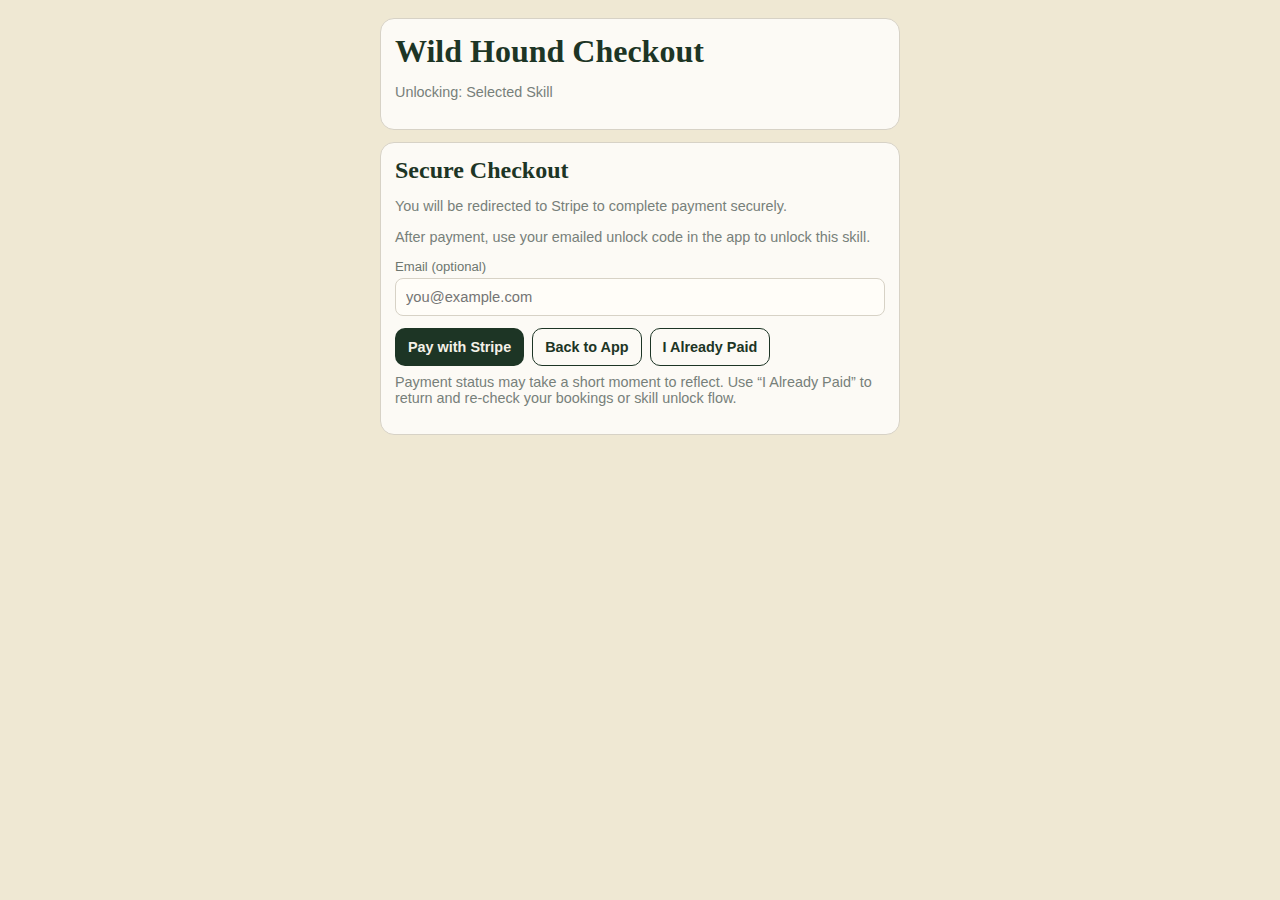
<file: payment.html>
<!doctype html>
<html lang="en">
<head>
  <meta charset="UTF-8" />
  <meta name="viewport" content="width=device-width, initial-scale=1.0, viewport-fit=cover" />
  <meta name="apple-mobile-web-app-status-bar-style" content="black-translucent" />
  <meta name="description" content="Wild Hound Club trail dog progression app" />
  <link rel="icon" type="image/png" sizes="192x192" href="/wildhoundapp/icon-192-v3.png" />
  <link rel="apple-touch-icon" sizes="180x180" href="/wildhoundapp/apple-touch-icon-v3.png" />
  <link rel="apple-touch-icon-precomposed" sizes="180x180" href="/wildhoundapp/apple-touch-icon-v3.png" />
  <link rel="icon" type="image/png" sizes="512x512" href="/wildhoundapp/icon-512-v3.png" />
  <link rel="shortcut icon" href="/wildhoundapp/icon-192-v3.png" />
  <link rel="manifest" href="/wildhoundapp/manifest.webmanifest" />
  <meta name="theme-color" content="#1d3525" />
  <meta name="apple-mobile-web-app-capable" content="yes" />
  <meta name="mobile-web-app-capable" content="yes" />
  <meta name="apple-mobile-web-app-title" content="Wild Hound Club App" />
  <title>Wild Hound Club App Payment</title>
  <style>
    :root {
      --forest: #1d3525;
      --cream: #efe8d3;
      --gold: #9c4a3c;
      --text: #4c5550;
      --line: #d7d2c6;
    }
    * { box-sizing: border-box; }
    body {
      margin: 0;
      background: var(--cream);
      color: var(--text);
      font-family: "Helvetica Neue", Arial, sans-serif;
      padding: 18px;
    }
    .wrap {
      max-width: 520px;
      margin: 0 auto;
    }
    .card {
      background: #fcfaf5;
      border: 1px solid var(--line);
      border-radius: 14px;
      padding: 14px;
      margin-bottom: 12px;
    }
    h1, h2 {
      margin: 0 0 10px;
      color: var(--forest);
      font-family: Georgia, "Times New Roman", serif;
    }
    .muted {
      color: #77807a;
      font-size: 0.9rem;
    }
    .field {
      margin-top: 10px;
    }
    label {
      display: block;
      font-size: 0.82rem;
      margin-bottom: 4px;
      color: #6d766f;
    }
    input {
      width: 100%;
      border: 1px solid var(--line);
      border-radius: 8px;
      padding: 10px;
      font-size: 0.92rem;
      background: #fffdf8;
    }
    .row {
      display: grid;
      grid-template-columns: 1fr 1fr;
      gap: 8px;
    }
    .btn-row {
      display: flex;
      gap: 8px;
      flex-wrap: wrap;
      margin-top: 12px;
    }
    button, a {
      border: 1px solid transparent;
      border-radius: 10px;
      padding: 10px 12px;
      font-size: 0.9rem;
      font-weight: 700;
      text-decoration: none;
      cursor: pointer;
    }
    .btn-primary {
      background: var(--forest);
      color: #f4f1e8;
    }
    .btn-secondary {
      border-color: var(--forest);
      color: var(--forest);
      background: transparent;
    }
    .done {
      display: none;
      border: 1px solid #b9cbbd;
      background: #eaf2eb;
      color: #2d5a3b;
      border-radius: 10px;
      padding: 10px;
      margin-top: 10px;
      font-size: 0.9rem;
    }
  </style>
</head>
<body>
  <div class="wrap">
    <div class="card">
      <h1>Wild Hound Checkout</h1>
      <p class="muted" id="skillLine">Unlocking skill access.</p>
    </div>

    <div class="card">
      <h2>Secure Checkout</h2>
      <p class="muted" id="checkoutIntro">You will be redirected to Stripe to complete payment securely.</p>
      <p class="muted" id="checkoutHelp">After payment, use your emailed unlock code in the app to unlock this skill.</p>
      <div class="field">
        <label for="email">Email (optional)</label>
        <input id="email" type="email" placeholder="you@example.com" />
      </div>
      <div class="btn-row">
        <button class="btn-primary" id="payBtn" type="button">Pay with Stripe</button>
        <button class="btn-secondary" id="backToAppBtn" type="button">Back to App</button>
        <button class="btn-secondary" id="paymentCheckBtn" type="button">I Already Paid</button>
      </div>
      <div class="done" id="doneMsg">Redirecting to Stripe...</div>
      <p class="muted" style="margin-top:8px;">Payment status may take a short moment to reflect. Use “I Already Paid” to return and re-check your bookings or skill unlock flow.</p>
    </div>
  </div>

  <script>
    const params = new URLSearchParams(window.location.search);
    const paymentType = (params.get("type") || "skill").toLowerCase();
    const skill = params.get("skill") || "Selected Skill";
    const skillId = params.get("skillId") || "";
    const bookedMonth = params.get("month") || "";
    const stripeLinkOverride = (params.get("stripeLink") || "").trim();
    const returnToRaw = params.get("returnTo") || "";
    const isTestMode = params.get("test") === "1";
    const isMembershipPayment = paymentType === "membership";
    document.getElementById("skillLine").textContent = isMembershipPayment
      ? "Membership checkout"
      : (paymentType === "walk" && bookedMonth
        ? `Booking: ${bookedMonth}`
        : `Unlocking: ${skill}`);
    if (isMembershipPayment) {
      document.getElementById("checkoutHelp").textContent = "After payment, use your membership code in the app to unlock all skills and enable free walk booking.";
    }

    const STRIPE_PAYMENT_LINKS = {
      skill: "https://buy.stripe.com/14AeVf9i9cvU7h33Eh57W00",
      walk: "https://buy.stripe.com/4gM8wRbqh8fE1WJdeR57W01",
      assessment: "https://buy.stripe.com/bJe14p0LD9jIbxj6Qt57W02",
      membership: "https://buy.stripe.com/6oU00l3XPeE2atfdeR57W0h"
    };

    // One Stripe Payment Link per skill unlock (method requested).
    // Fill each value with that skill's dedicated Stripe link.
    // If a skill link is left blank, checkout falls back to STRIPE_PAYMENT_LINKS.skill.
    const SKILL_PAYMENT_LINKS_BY_ID = {
      1: "https://buy.stripe.com/14AeVf9i9cvU7h33Eh57W00",
      2: "https://buy.stripe.com/cNi5kFbqhcvUeJv3Eh57W0g",
      3: "https://buy.stripe.com/28E14p0LD7bAeJv7Ux57W04",
      4: "https://buy.stripe.com/00w6oJ7a1anM8l70s557W05",
      5: "https://buy.stripe.com/6oUfZjeCtfI66cZcaN57W06",
      6: "https://buy.stripe.com/14A14p2TLgMa58V1w957W07",
      7: "https://buy.stripe.com/fZu6oJ0LD7bAgRDcaN57W08",
      8: "https://buy.stripe.com/9B6bJ39i9anMfNzcaN57W09",
      9: "https://buy.stripe.com/00w7sN2TL2VkgRDfmZ57W0a",
      10: "https://buy.stripe.com/cNibJ37a11RgfNzgr357W0b",
      11: "https://buy.stripe.com/cNi8wR0LDbrQ44R0s557W0c",
      12: "https://buy.stripe.com/fZu4gB8e59jIgRD8YB57W0d",
      13: "https://buy.stripe.com/14A28tfGx7bA8l7fmZ57W0e",
      14: "https://buy.stripe.com/3cI28t65X9jIdFr3Eh57W0f"
    };

    function getStripeLink(type) {
      if (stripeLinkOverride) return stripeLinkOverride;
      return STRIPE_PAYMENT_LINKS[type] || STRIPE_PAYMENT_LINKS.skill;
    }

    function getSkillStripeLink(skillIdValue) {
      const id = Number(skillIdValue);
      if (!Number.isFinite(id) || id <= 0) return STRIPE_PAYMENT_LINKS.skill;
      const specific = SKILL_PAYMENT_LINKS_BY_ID[id];
      return (typeof specific === "string" && specific.trim())
        ? specific.trim()
        : STRIPE_PAYMENT_LINKS.skill;
    }

    function resolveSafeReturnTo(raw) {
      if (!raw) return "";
      try {
        const u = new URL(raw, window.location.href);
        if (u.origin !== window.location.origin) return "";
        const fileName = (u.pathname.split("/").pop() || "").toLowerCase();
        const allowed = new Set(["booking.html", "skills.html", "dashboard.html"]);
        if (!allowed.has(fileName)) return "";
        return `${fileName}${u.search || ""}${u.hash || ""}`;
      } catch (e) {
        return "";
      }
    }

    if (isTestMode) {
      const info = document.createElement("p");
      info.className = "muted";
      info.style.marginTop = "8px";
      info.innerHTML = "<strong>Test mode:</strong> no charge will be made.";
      const card = document.querySelector(".card:nth-of-type(2)");
      if (card) card.insertBefore(info, card.querySelector(".field"));
    }

    document.getElementById("payBtn").addEventListener("click", () => {
      const returnTo = resolveSafeReturnTo(returnToRaw);
      try {
        if (returnTo) localStorage.setItem("wildhound_last_return_to", returnTo);
      } catch (e) {
        // Ignore storage errors.
      }
      if (isTestMode) {
        const unlockCode = paymentType === "skill" && skillId ? `SKILL${skillId}` : "";
        const returnFlag = paymentType === "membership" ? "membership_test_paid=1" : "test_paid=1";
        const done = document.getElementById("doneMsg");
        done.style.display = "block";
        done.textContent = unlockCode
          ? `Test payment complete. Use unlock code: ${unlockCode}`
          : "Test payment complete.";
        setTimeout(() => {
          const target = returnTo || "booking.html?tab=booking";
          const joiner = target.includes("?") ? "&" : "?";
          window.location.assign(`${target}${joiner}${returnFlag}`);
        }, 900);
        return;
      }

      const base = paymentType === "skill"
        ? getSkillStripeLink(skillId)
        : getStripeLink(paymentType);
      if (!base) {
        document.getElementById("doneMsg").style.display = "block";
        document.getElementById("doneMsg").textContent = "Stripe link is not configured for this payment type.";
        return;
      }
      const email = (document.getElementById("email").value || "").trim();
      let url;
      try {
        url = new URL(base);
      } catch (e) {
        document.getElementById("doneMsg").style.display = "block";
        document.getElementById("doneMsg").textContent = "Invalid Stripe link configuration.";
        return;
      }
      if (email) url.searchParams.set("prefilled_email", email);
      const skillSlug = String(skill || "")
        .toLowerCase()
        .replace(/[^a-z0-9]+/g, "-")
        .replace(/^-+|-+$/g, "")
        .slice(0, 32) || "unknown-skill";
      const monthSlug = String(bookedMonth || "")
        .toLowerCase()
        .replace(/[^a-z0-9]+/g, "-")
        .replace(/^-+|-+$/g, "")
        .slice(0, 24);
      const clientRef = paymentType === "walk" && monthSlug
        ? `${paymentType}-${skillId || "unknown"}-${monthSlug}-${skillSlug}`
        : `${paymentType}-${skillId || "unknown"}-${skillSlug}`;
      url.searchParams.set("client_reference_id", clientRef);
      document.getElementById("doneMsg").style.display = "block";
      document.getElementById("doneMsg").textContent = "Redirecting to Stripe...";
      window.location.href = url.toString();
    });

    function resolveBackTarget() {
      const returnTo = resolveSafeReturnTo(returnToRaw);
      if (returnTo) return returnTo;
      try {
        const cached = localStorage.getItem("wildhound_last_return_to") || "";
        const safeCached = resolveSafeReturnTo(cached);
        if (safeCached) return safeCached;
      } catch (e) {
        // Ignore storage errors.
      }
      return "booking.html?tab=booking";
    }

    document.getElementById("backToAppBtn").addEventListener("click", () => {
      const fallbackUrl = resolveBackTarget();
      const hasHistory = window.history.length > 1;
      const sameOriginReferrer = (() => {
        try {
          return !!document.referrer && (new URL(document.referrer)).origin === window.location.origin;
        } catch (e) {
          return false;
        }
      })();

      if (hasHistory && sameOriginReferrer) {
        window.history.back();
        setTimeout(() => {
          if (window.location.pathname.endsWith("payment.html")) {
            window.location.assign(fallbackUrl);
          }
        }, 350);
        return;
      }

      window.location.assign(fallbackUrl);
    });

    document.getElementById("paymentCheckBtn").addEventListener("click", () => {
      const target = resolveBackTarget();
      const joiner = target.includes("?") ? "&" : "?";
      window.location.assign(`${target}${joiner}payment_pending=1`);
    });
  </script>
</body>
</html>
</file>
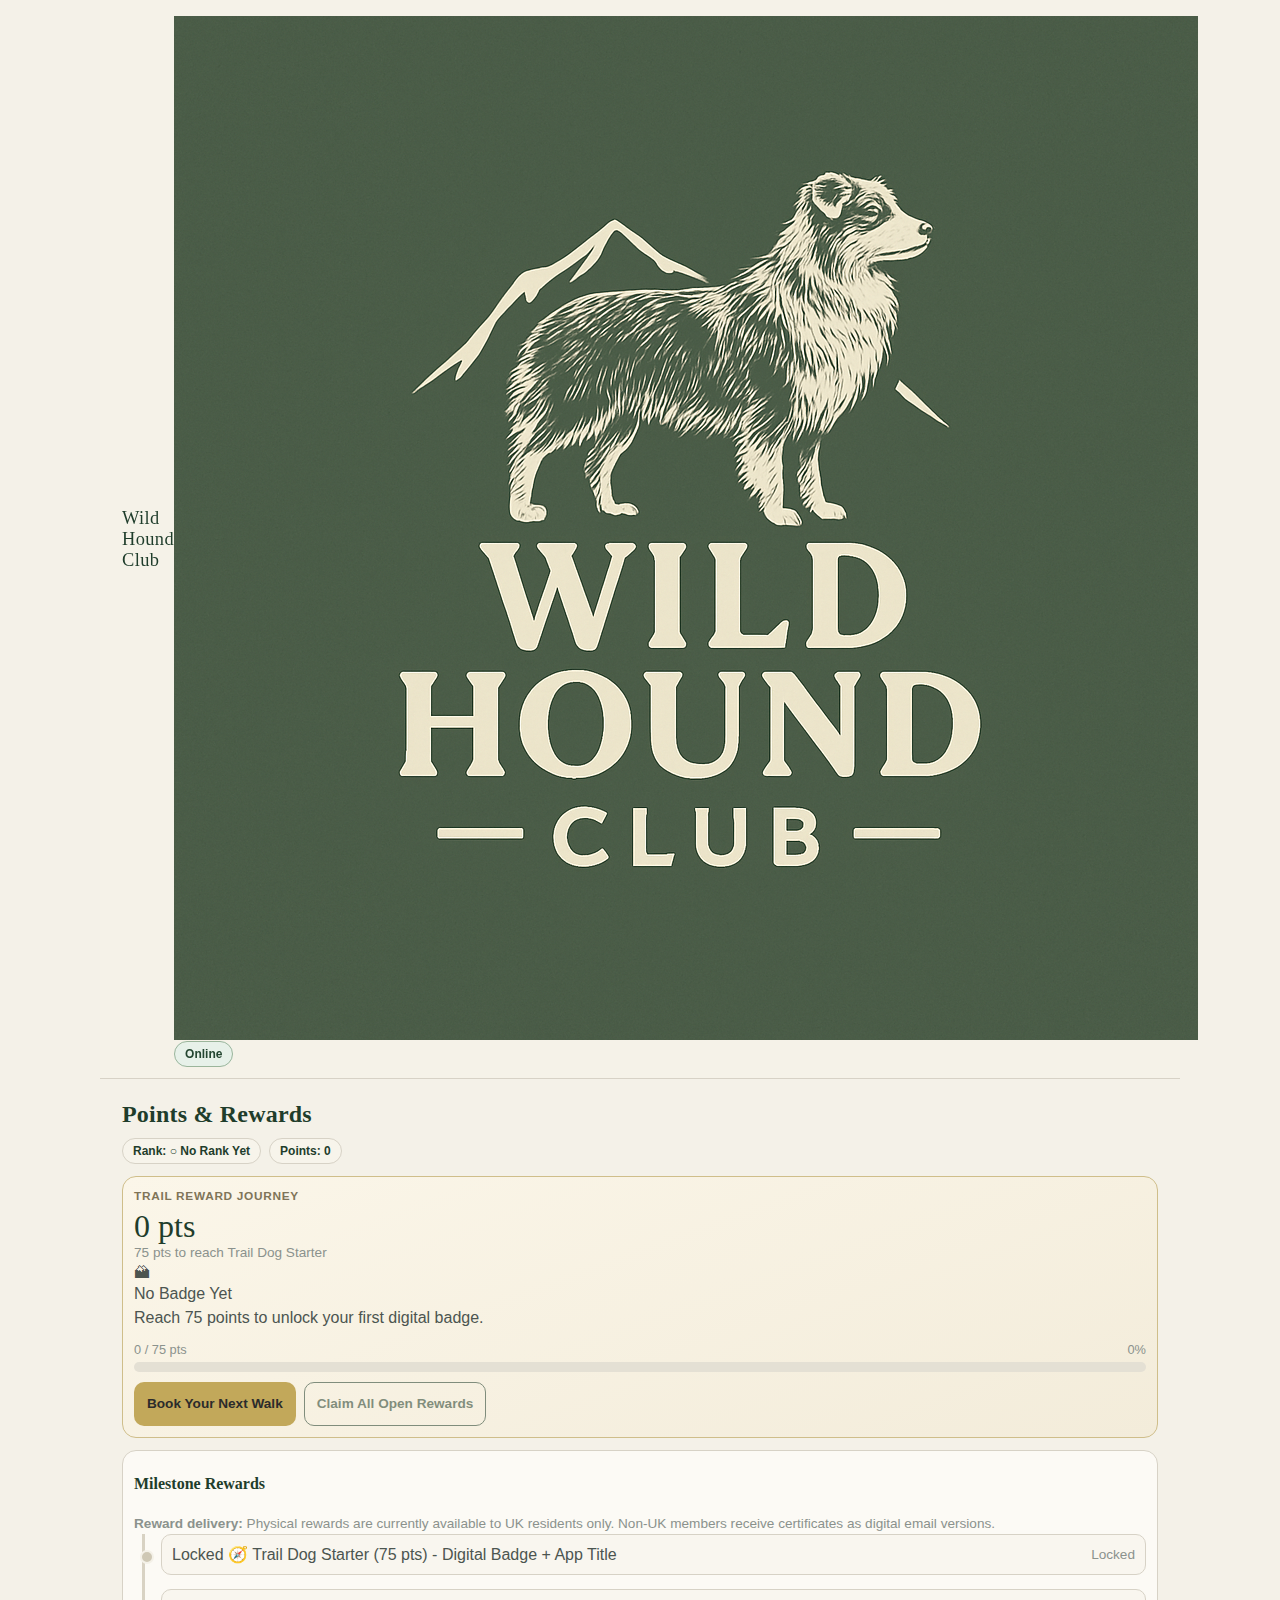
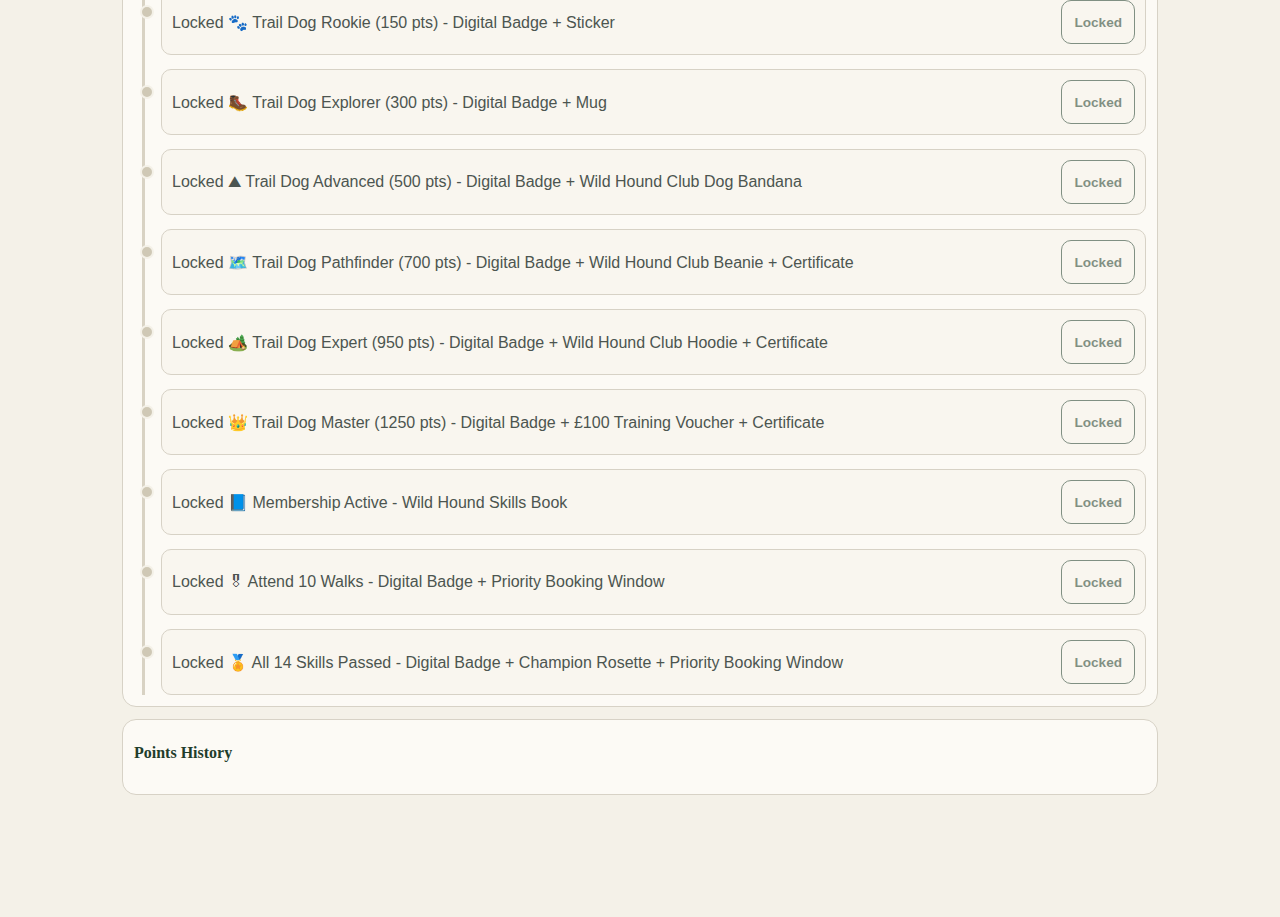
<file: rewards 2.html>
<!doctype html>
<html lang="en">
<head>
  <meta charset="UTF-8" />
  <meta name="viewport" content="width=device-width, initial-scale=1.0, viewport-fit=cover" />
  <meta name="apple-mobile-web-app-status-bar-style" content="black-translucent" />
  <meta name="description" content="Wild Hound Club trail dog progression app" />
  <link rel="icon" type="image/png" sizes="192x192" href="/wildhoundapp/icon-192-v3.png" />
  <link rel="apple-touch-icon" sizes="180x180" href="/wildhoundapp/apple-touch-icon-v3.png" />
  <link rel="apple-touch-icon-precomposed" sizes="180x180" href="/wildhoundapp/apple-touch-icon-v3.png" />
  <link rel="icon" type="image/png" sizes="512x512" href="/wildhoundapp/icon-512-v3.png" />
  <link rel="shortcut icon" href="/wildhoundapp/icon-192-v3.png" />
  <link rel="manifest" href="/wildhoundapp/manifest.webmanifest" />
  <meta name="theme-color" content="#1d3525" />
  <meta name="apple-mobile-web-app-capable" content="yes" />
  <meta name="mobile-web-app-capable" content="yes" />
  <meta name="apple-mobile-web-app-title" content="Wild Hound Club App" />
  <title>Wild Hound Club App - Rewards</title>
  <link rel="stylesheet" href="css/base.css" />
  <link rel="stylesheet" href="css/components.css" />
  <link rel="stylesheet" href="css/pages.css" />
</head>
<body>
  <script>window.WH_INITIAL_TAB = "rewards";</script>
  <script src="js/app-shell-inline.js"></script>
  <script src="js/page-loader.js"></script>
</body>
</html>
</file>
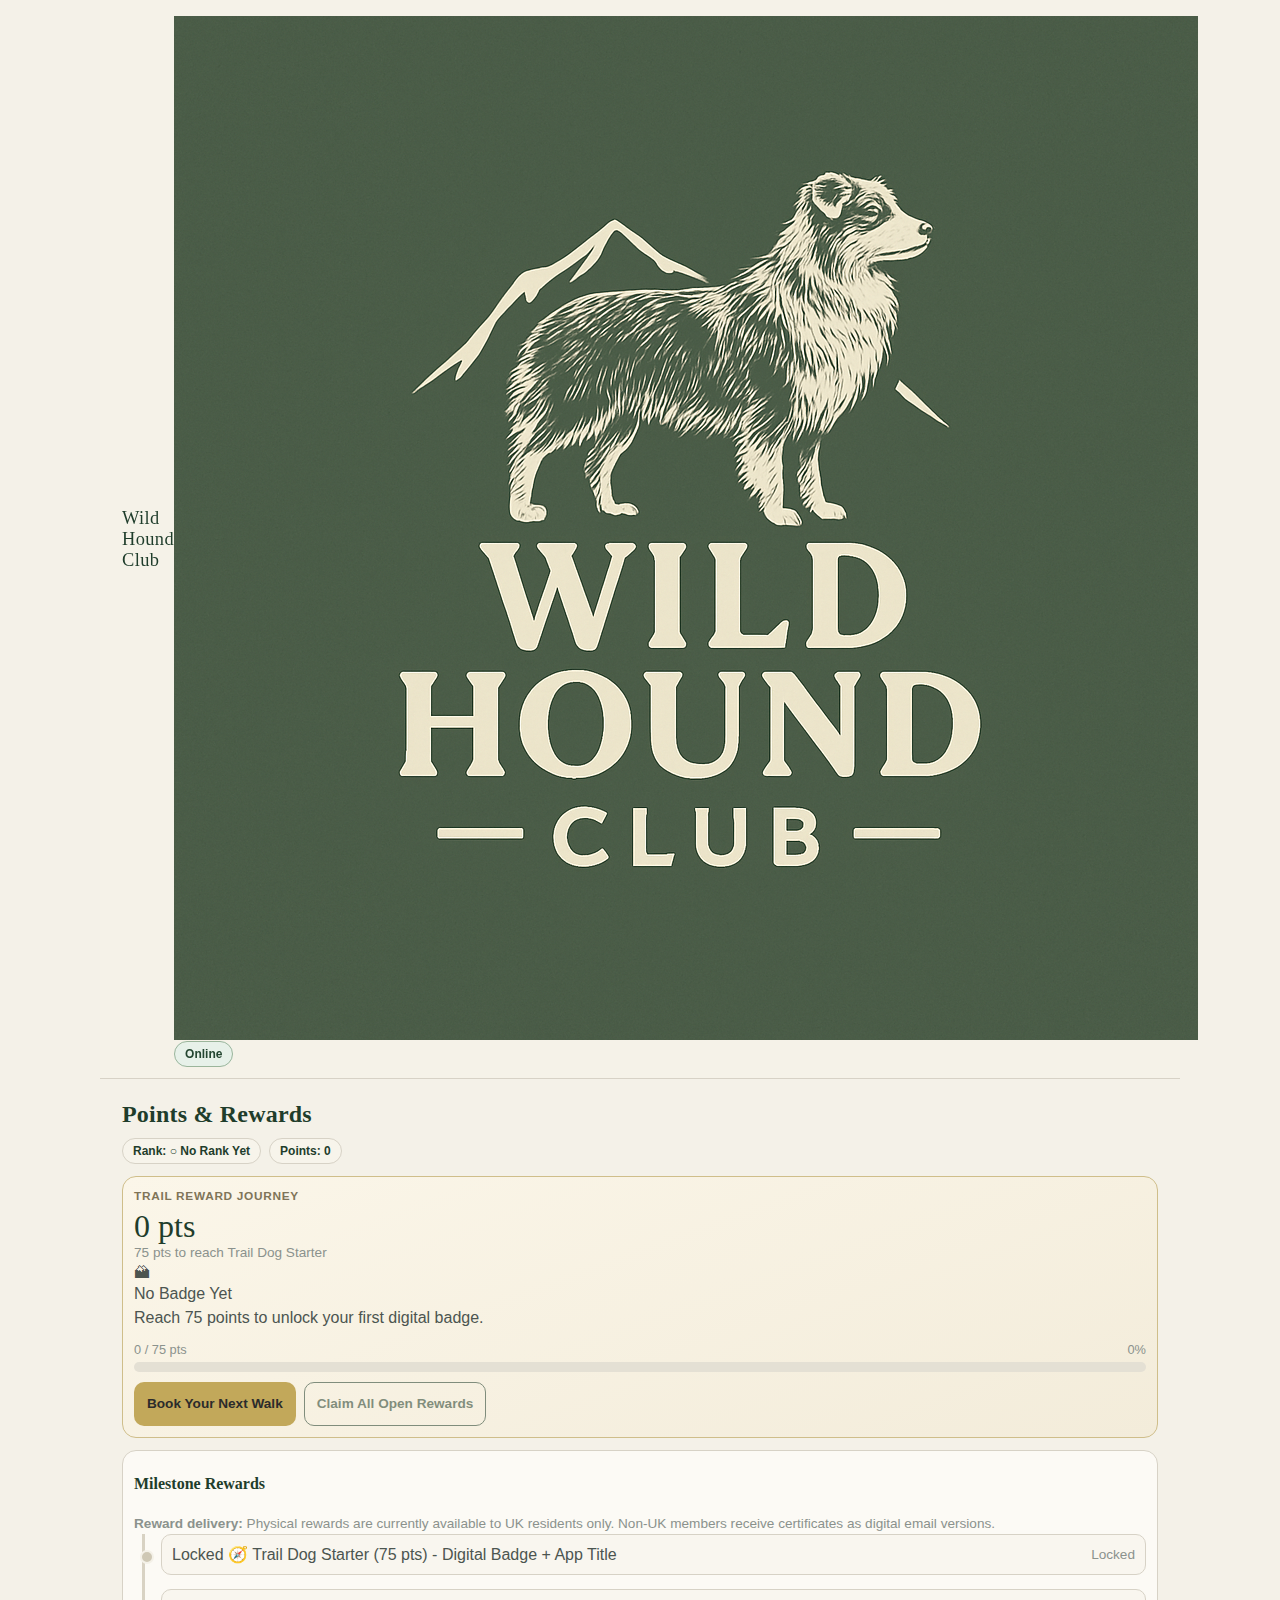
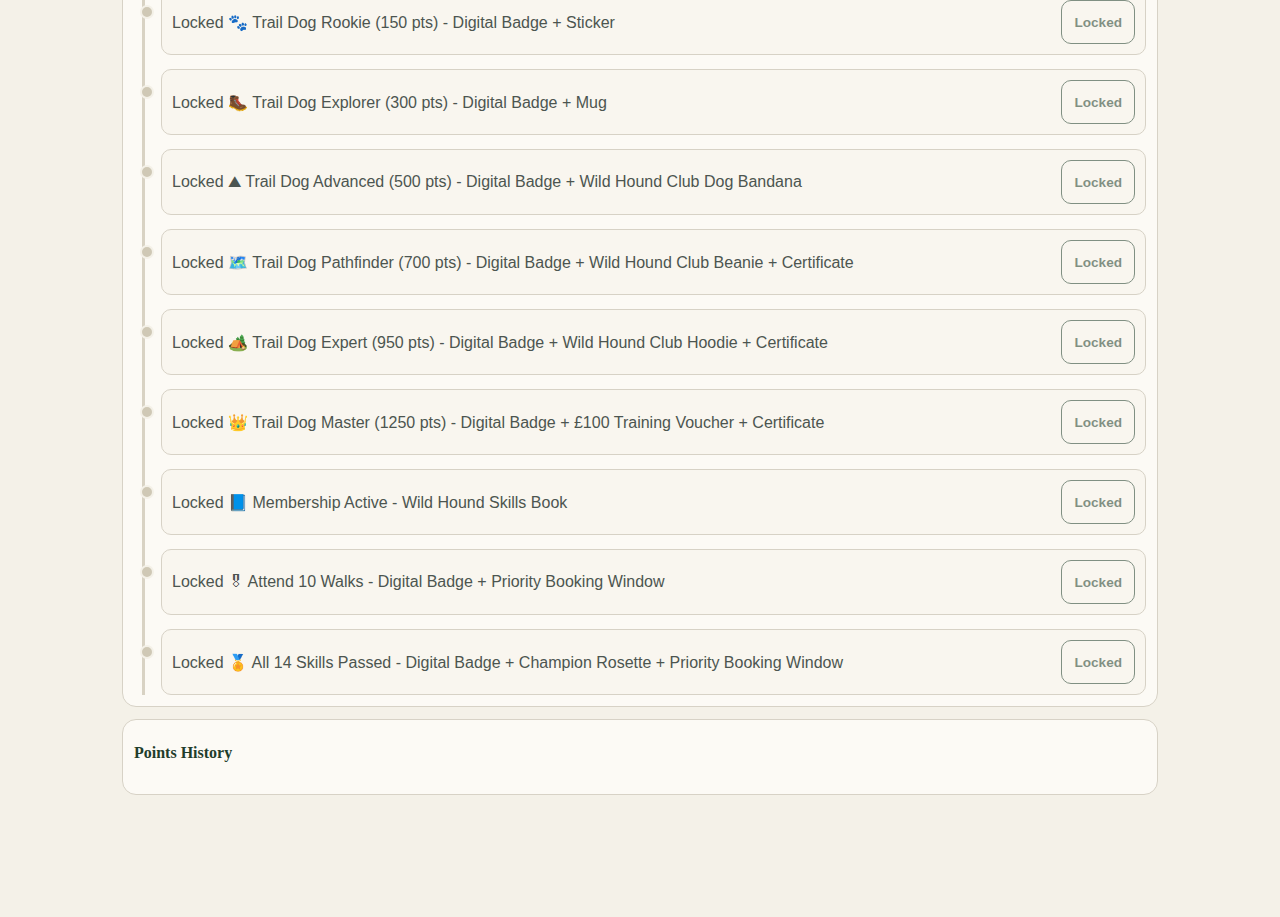
<file: rewards.html>
<!doctype html>
<html lang="en">
<head>
  <meta charset="UTF-8" />
  <meta name="viewport" content="width=device-width, initial-scale=1.0" />
  <link rel="icon" type="image/png" sizes="192x192" href="/wildhoundapp/icon-192-v3.png" />
  <link rel="apple-touch-icon" sizes="180x180" href="/wildhoundapp/apple-touch-icon-v3.png" />
  <link rel="apple-touch-icon-precomposed" sizes="180x180" href="/wildhoundapp/apple-touch-icon-v3.png" />
  <link rel="icon" type="image/png" sizes="512x512" href="/wildhoundapp/icon-512-v3.png" />
  <link rel="shortcut icon" href="/wildhoundapp/icon-192-v3.png" />
  <link rel="manifest" href="/wildhoundapp/manifest.webmanifest" />
  <meta name="theme-color" content="#1d3525" />
  <meta name="apple-mobile-web-app-capable" content="yes" />
  <meta name="mobile-web-app-capable" content="yes" />
  <meta name="apple-mobile-web-app-title" content="Wild Hound" />
  <title>Wild Hound - Rewards</title>
  <link rel="stylesheet" href="css/base.css" />
  <link rel="stylesheet" href="css/components.css" />
  <link rel="stylesheet" href="css/pages.css" />
</head>
<body>
  <script>window.WH_INITIAL_TAB = "rewards";</script>
  <script src="js/app-shell-inline.js"></script>
  <script src="js/page-loader.js"></script>
</body>
</html>
</file>
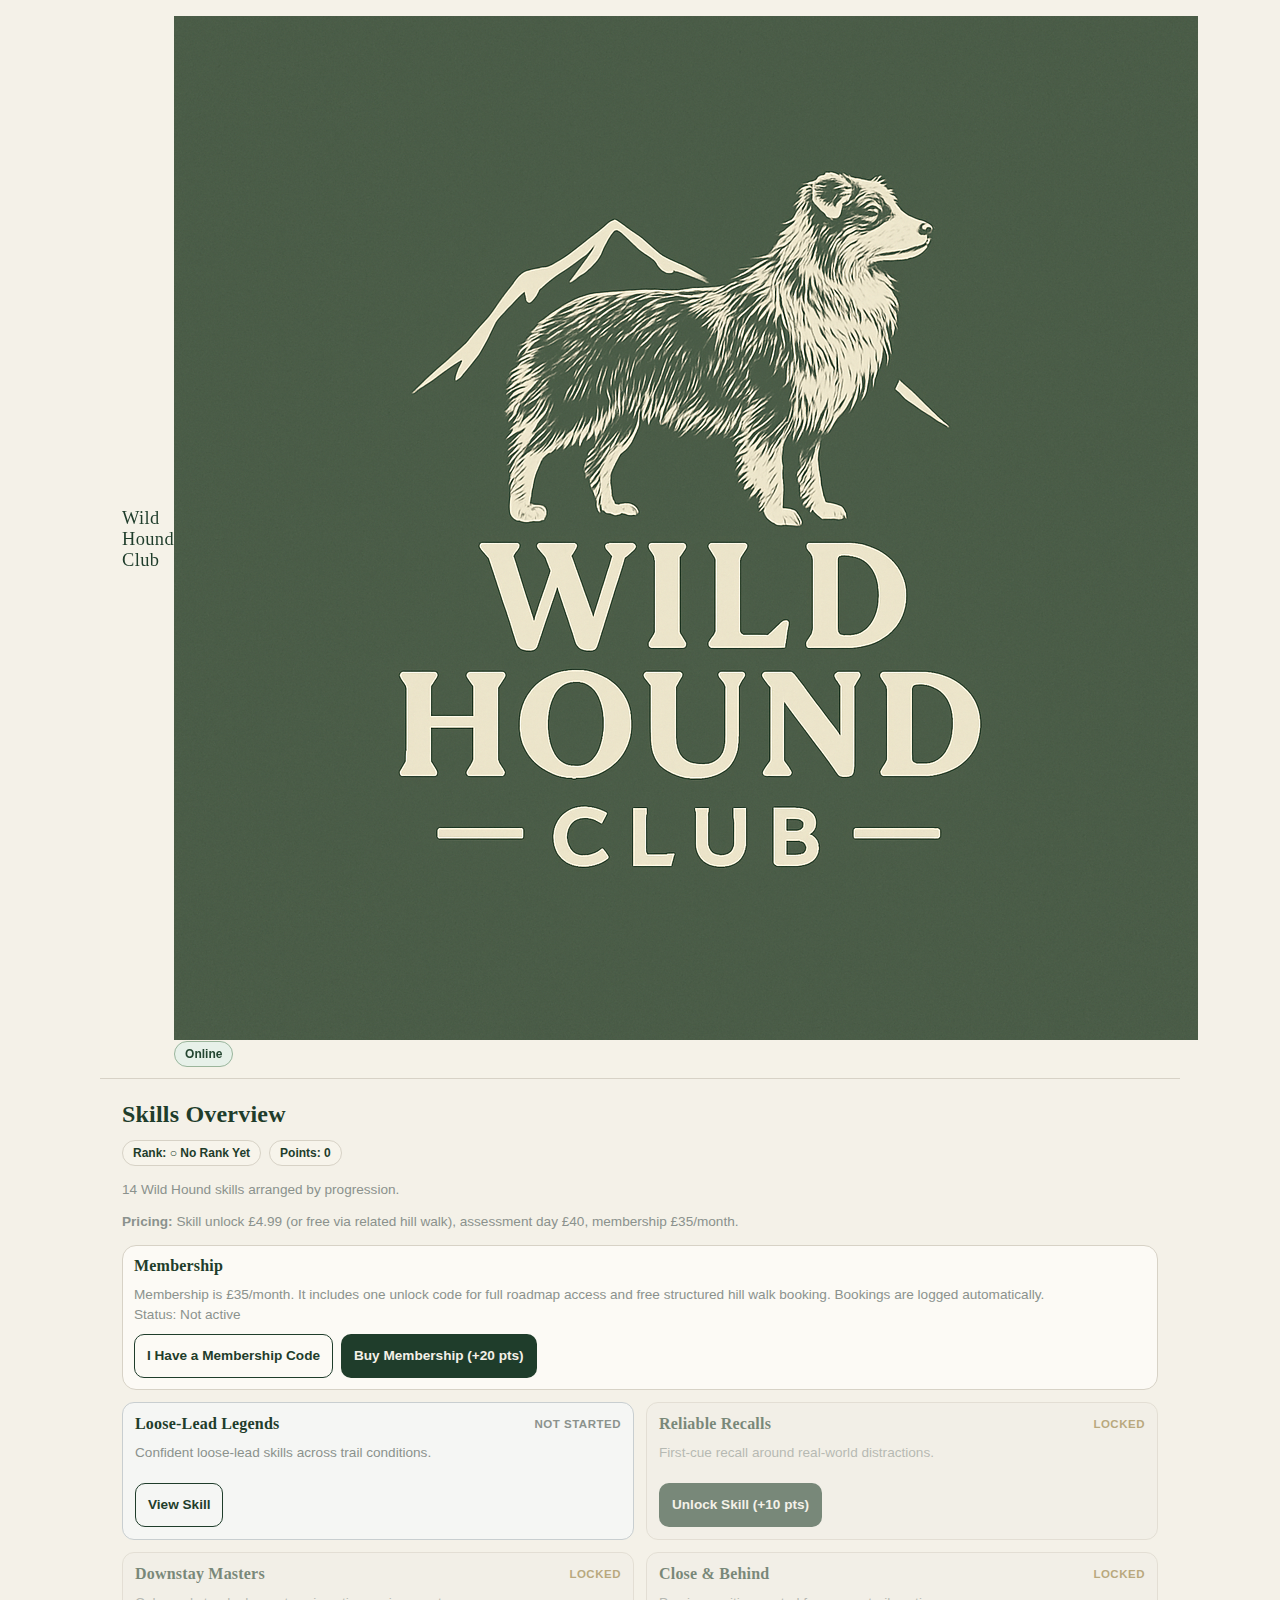
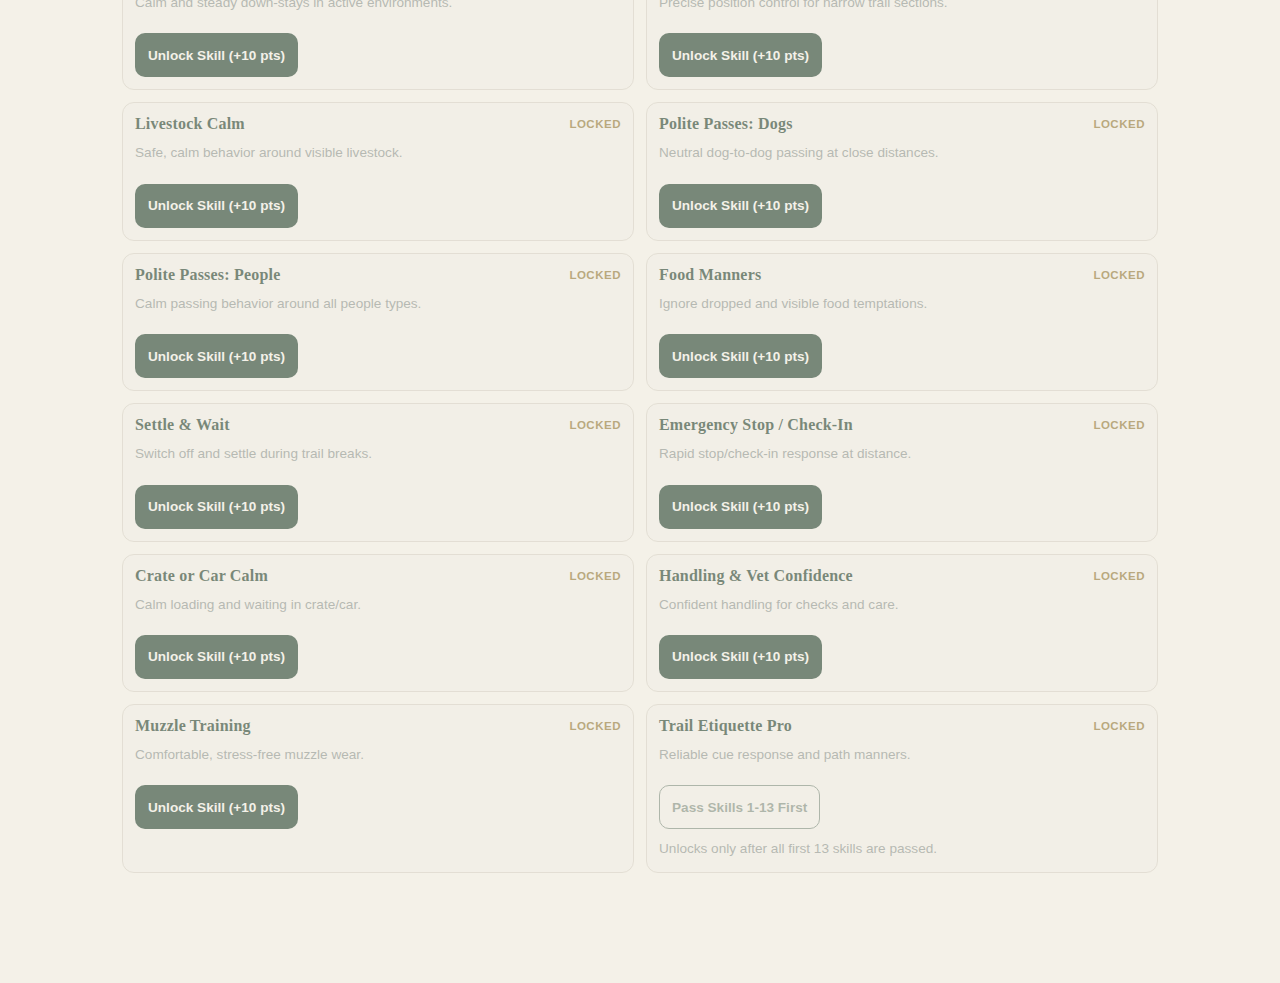
<file: skills 2.html>
<!doctype html>
<html lang="en">
<head>
  <meta charset="UTF-8" />
  <meta name="viewport" content="width=device-width, initial-scale=1.0, viewport-fit=cover" />
  <meta name="apple-mobile-web-app-status-bar-style" content="black-translucent" />
  <meta name="description" content="Wild Hound Club trail dog progression app" />
  <link rel="icon" type="image/png" sizes="192x192" href="/wildhoundapp/icon-192-v3.png" />
  <link rel="apple-touch-icon" sizes="180x180" href="/wildhoundapp/apple-touch-icon-v3.png" />
  <link rel="apple-touch-icon-precomposed" sizes="180x180" href="/wildhoundapp/apple-touch-icon-v3.png" />
  <link rel="icon" type="image/png" sizes="512x512" href="/wildhoundapp/icon-512-v3.png" />
  <link rel="shortcut icon" href="/wildhoundapp/icon-192-v3.png" />
  <link rel="manifest" href="/wildhoundapp/manifest.webmanifest" />
  <meta name="theme-color" content="#1d3525" />
  <meta name="apple-mobile-web-app-capable" content="yes" />
  <meta name="mobile-web-app-capable" content="yes" />
  <meta name="apple-mobile-web-app-title" content="Wild Hound Club App" />
  <title>Wild Hound Club App - Skills</title>
  <link rel="stylesheet" href="css/base.css" />
  <link rel="stylesheet" href="css/components.css" />
  <link rel="stylesheet" href="css/pages.css" />
</head>
<body>
  <script>window.WH_INITIAL_TAB = "skills";</script>
  <script src="js/app-shell-inline.js"></script>
  <script src="js/page-loader.js"></script>
</body>
</html>
</file>
<file: css/base.css>
:root {
      --forest: #1F3D2B;
      --cream: #F4F1E8;
      --gold: #C2A85A;
      --text: #4c5550;
      --muted: #8b928d;
      --card: #fcfaf5;
      --line: #d7d2c6;
      --success: #3a6a4a;
      --warn: #8f7532;
    }

    * { box-sizing: border-box; }

    body {
      margin: 0;
      font-family: "Helvetica Neue", Arial, sans-serif;
      background: var(--cream);
      color: var(--text);
    }

    .app {
      max-width: 1080px;
      margin: 0 auto;
      min-height: 100vh;
      padding-bottom: 88px;
    }
    .install-gate {
      display: none;
      min-height: 100vh;
      padding: 20px 16px 24px;
      align-items: center;
      justify-content: center;
      background: var(--cream);
    }
    body.install-gated .install-gate {
      display: flex;
    }
    body.install-gated .app,
    body.install-gated .bottom-nav,
    body.install-gated .mobile-sticky-cta,
    body.install-gated .toast-wrap,
    body.install-gated .modal-backdrop {
      display: none !important;
    }
    .install-card {
      width: min(520px, 100%);
      border: 1px solid var(--line);
      border-radius: 14px;
      background: #fcfaf5;
      padding: 16px;
      box-shadow: 0 8px 24px rgba(20, 29, 23, 0.08);
    }
    .install-card h1 {
      margin-bottom: 8px;
    }
    .install-card .guide-list {
      margin-top: 10px;
    }

    .topbar {
      position: sticky;
      top: 0;
      z-index: 10;
      background: rgba(244, 241, 232, 0.95);
      backdrop-filter: blur(6px);
      border-bottom: 1px solid var(--line);
      padding: 14px 16px;
      display: flex;
      justify-content: space-between;
      align-items: center;
    }

    .brand {
      display: flex;
      align-items: center;
      gap: 10px;
      font-family: Georgia, "Times New Roman", serif;
      color: var(--forest);
      font-size: 1.15rem;
      letter-spacing: 0.4px;
    }

    .icon {
      width: 24px;
      height: 24px;
      stroke: currentColor;
      fill: none;
      stroke-width: 1.8;
    }

    .pill {
      border: 1px solid var(--gold);
      color: var(--forest);
      padding: 5px 10px;
      border-radius: 999px;
      font-size: 0.75rem;
      font-weight: 600;
      background: #f8f3e4;
    }

    main { padding: 16px; }

    .screen { display: none; }
    .screen.active { display: block; }

    h1, h2, h3 {
      font-family: Georgia, "Times New Roman", serif;
      color: var(--forest);
      margin: 0 0 10px;
      letter-spacing: 0.2px;
    }

    h1 { font-size: 1.5rem; }
    h2 { font-size: 1.18rem; margin-top: 14px; }
    h3 { font-size: 1rem; }

    p { margin: 0; line-height: 1.5; }

    .card {
      background: var(--card);
      border: 1px solid var(--line);
      border-radius: 14px;
      padding: 11px;
      margin-bottom: 12px;
    }

    .card.highlight {
      border-color: var(--gold);
      box-shadow: 0 4px 14px rgba(31, 61, 43, 0.06);
      background: #f9f4e6;
    }

    .meta-grid {
      display: grid;
      grid-template-columns: repeat(2, minmax(0, 1fr));
      gap: 10px;
      margin-bottom: 12px;
    }

    .meta-item {
      padding: 10px;
      border: 1px solid var(--line);
      border-radius: 12px;
      background: #f8f6ef;
    }

    .meta-label {
      font-size: 0.75rem;
      color: var(--muted);
      margin-bottom: 4px;
      text-transform: uppercase;
      letter-spacing: 0.5px;
    }

    .meta-value {
      font-size: 1rem;
      font-weight: 700;
      color: var(--forest);
    }

    .meta-inline {
      display: flex;
      align-items: center;
      justify-content: space-between;
      gap: 8px;
    }

    .btn-mini {
      border: 1px solid var(--line);
      background: #f6f2e7;
      color: var(--forest);
      border-radius: 8px;
      padding: 4px 8px;
      font-size: 0.72rem;
      font-weight: 700;
      line-height: 1;
      min-height: 28px;
    }

    .progress-wrap { margin-top: 10px; }
    .progress-text {
      display: flex;
      justify-content: space-between;
      font-size: 0.8rem;
      color: var(--muted);
      margin-bottom: 5px;
    }
    .progress {
      width: 100%;
      height: 10px;
      background: #e4e0d4;
      border-radius: 999px;
      overflow: hidden;
    }
    .progress > span {
      display: block;
      height: 100%;
      width: 0%;
      background: linear-gradient(90deg, var(--forest), #35593f);
      transition: width 0.3s ease;
    }

    .btn-row {
      display: flex;
      gap: 8px;
      flex-wrap: wrap;
      margin-top: 10px;
    }

    button {
      border: 1px solid transparent;
      border-radius: 10px;
      padding: 9px 12px;
      font-weight: 600;
      font-size: 0.85rem;
      cursor: pointer;
      min-height: 44px;
    }
    button:disabled {
      opacity: 0.55;
      cursor: not-allowed;
    }

    .btn-primary {
      background: var(--forest);
      color: #f4f1e8;
    }
    a.btn-primary, a.btn-secondary, a.btn-gold {
      display: inline-block;
      text-decoration: none;
    }

    .btn-secondary {
      background: transparent;
      color: var(--forest);
      border-color: var(--forest);
    }

    .btn-gold {
      background: var(--gold);
      color: #2b2b2b;
    }

    .tag-list {
      display: flex;
      flex-wrap: wrap;
      gap: 8px;
    }

    .tag {
      border-radius: 999px;
      padding: 5px 10px;
      font-size: 0.75rem;
      border: 1px solid var(--line);
      background: #f6f4ee;
    }

    .tag.locked {
      color: var(--muted);
      opacity: 0.7;
    }
</file>
<file: css/components.css>
.skills-grid {
  display: grid;
  grid-template-columns: 1fr;
  gap: 10px;
  margin-top: 12px;
}

    .skill-card {
      position: relative;
      border: 1px solid var(--line);
      background: var(--card);
      border-radius: 12px;
      padding: 12px;
      display: flex;
      flex-direction: column;
      gap: 10px;
      transition: opacity 0.2s ease, transform 0.2s ease;
    }

    .skill-card.locked {
      opacity: 0.58;
      background: #f2efe7;
    }
    .skill-card.status-not-started {
      border-color: #c8ced0;
      background: #f5f6f4;
    }
    .skill-card.status-in-progress {
      border-color: #d9c891;
      background: #faf4e5;
    }
    .skill-card.status-needs-more-work {
      border-color: #d7b39b;
      background: #f9ece4;
    }
    .skill-card.status-passed {
      border-color: #b8cab9;
      background: #eaf2eb;
    }
    .skill-card.status-passed-stretch {
      border-color: #9ebf9f;
      background: #e2f0e4;
      box-shadow: inset 0 0 0 1px #c7dbc9;
    }

    .status {
      font-size: 0.72rem;
      font-weight: 700;
      text-transform: uppercase;
      letter-spacing: 0.5px;
    }
    .status.unlocked { color: var(--success); }
    .status.not-started { color: #8b928d; }
    .status.locked { color: var(--warn); }
    .status.passed { color: #2d5f3f; }
    .status.passed-stretch { color: #244e34; }
    .status.in-progress { color: #7b6c3e; }
    .status.needs-more-work { color: #8a4f2a; }

    details {
      border: 1px solid var(--line);
      border-radius: 10px;
      padding: 10px 12px;
      background: #faf8f2;
      margin-bottom: 8px;
    }
    details summary {
      cursor: pointer;
      font-weight: 700;
      color: var(--forest);
      font-size: 0.92rem;
      min-height: 44px;
      display: flex;
      align-items: center;
    }

    .checklist {
      margin-top: 8px;
      display: grid;
      gap: 6px;
    }
    .check-item {
      display: flex;
      gap: 8px;
      align-items: center;
      font-size: 0.88rem;
      min-height: 44px;
    }
    .step-locked {
      opacity: 0.6;
      background: #f2eee4;
    }
    .step-locked summary {
      color: var(--muted);
    }

    .badge-placeholder {
      border: 1px dashed var(--gold);
      border-radius: 12px;
      padding: 14px;
      text-align: center;
      color: var(--muted);
      font-size: 0.84rem;
      margin-top: 10px;
    }
    .badge-placeholder.earned {
      border-style: solid;
      border-color: #b8cab9;
      background: #eaf2eb;
      color: #2f5e3f;
    }
    .badge-award {
      display: flex;
      align-items: center;
      gap: 10px;
      justify-content: center;
      text-align: left;
    }
    .badge-mark {
      width: 34px;
      height: 34px;
      border-radius: 50%;
      border: 1px solid #94b39b;
      background: #f4fbf4;
      display: grid;
      place-items: center;
      color: #2f5e3f;
      font-weight: 700;
      font-size: 0.9rem;
      flex: 0 0 auto;
    }
    .badge-title {
      margin: 0;
      font-family: Georgia, "Times New Roman", serif;
      color: #2f5e3f;
      font-size: 0.94rem;
    }
    .badge-sub {
      margin: 2px 0 0;
      color: #4d5f51;
      font-size: 0.78rem;
    }

    .ladder {
      position: relative;
      margin-left: 8px;
      padding-left: 16px;
      border-left: 3px solid #d8d2c3;
      display: grid;
      gap: 14px;
    }

    .step {
      position: relative;
      background: #f9f6ef;
      border: 1px solid var(--line);
      border-radius: 10px;
      padding: 10px;
    }

    .step::before {
      content: "";
      position: absolute;
      width: 10px;
      height: 10px;
      left: -22px;
      top: 15px;
      border-radius: 50%;
      background: #cfc8b5;
      border: 2px solid var(--cream);
    }

    .step.reached {
      border-color: var(--gold);
      background: #faf3de;
    }

    .step.reached::before { background: var(--gold); }

    .reward-hero {
      background: linear-gradient(160deg, #fbf6e9 0%, #f3ecda 100%);
      border-color: #cfbe8a;
    }

    .reward-kicker {
      font-size: 0.74rem;
      text-transform: uppercase;
      letter-spacing: 0.7px;
      color: #7f7458;
      font-weight: 700;
      margin-bottom: 4px;
    }

    .reward-points {
      font-family: Georgia, "Times New Roman", serif;
      color: var(--forest);
      font-size: 2rem;
      margin: 0;
      line-height: 1.05;
    }


    .example-card {
      border: 1px solid var(--line);
      border-radius: 12px;
      background: #faf8f2;
      padding: 12px;
      margin-top: 8px;
    }

    .example-header {
      display: flex;
      align-items: center;
      justify-content: space-between;
      gap: 8px;
      margin-bottom: 6px;
    }

    .example-title {
      margin: 0;
      font-size: 0.95rem;
      color: var(--forest);
      font-family: Georgia, "Times New Roman", serif;
    }

    .slots {
      display: grid;
      gap: 8px;
    }

    .slot {
      border: 1px solid var(--line);
      border-radius: 10px;
      padding: 10px;
      background: #f8f6ef;
      display: flex;
      justify-content: space-between;
      align-items: center;
      gap: 10px;
    }

    .month-header {
      margin: 6px 0 2px;
      font-family: Georgia, "Times New Roman", serif;
      color: var(--forest);
      font-size: 0.96rem;
      letter-spacing: 0.2px;
    }

    .slot small { color: var(--muted); }

    .status-pill {
      font-size: 0.74rem;
      font-weight: 700;
      border-radius: 999px;
      padding: 4px 8px;
      border: 1px solid var(--line);
    }
    .status-pill.booked { color: #2f5e3f; background: #e7f1e9; border-color: #bdd4c1; }
    .status-pill.passed { color: #35503d; background: #e2ebdd; border-color: #afc5ae; }
    .status-pill.pending { color: #7b6c3e; background: #f7f0dd; border-color: #d9c891; }
    .status-pill.waitlisted { color: #6a4a2d; background: #f4e4d8; border-color: #d9b89d; }
    .status-pill.payment { color: #6a5330; background: #f7efdb; border-color: #d8c08d; }

    .bottom-nav {
      position: fixed;
      bottom: 0;
      left: 0;
      right: 0;
      border-top: 1px solid var(--line);
      background: rgba(252, 250, 245, 0.96);
      backdrop-filter: blur(6px);
      display: grid;
      grid-template-columns: repeat(6, 1fr);
      gap: 4px;
      padding: 8px 6px calc(10px + env(safe-area-inset-bottom));
    }

    .tab-btn {
      border: 0;
      background: transparent;
      color: var(--muted);
      font-size: 0.72rem;
      display: grid;
      justify-items: center;
      gap: 4px;
      padding: 6px 4px;
      border-radius: 8px;
      min-height: 44px;
    }

    .tab-btn.active {
      color: var(--forest);
      background: #f0ece0;
      font-weight: 700;
    }

    .tab-btn .icon { width: 19px; height: 19px; }

    .inline {
      display: flex;
      align-items: center;
      justify-content: space-between;
      gap: 10px;
    }
</file>
<file: css/pages.css>
.muted {
  color: var(--muted);
  font-size: 0.85rem;
}
.network-pill {
  min-width: 78px;
  text-align: center;
  border-color: #9bb59b;
  background: #e7f1e9;
  color: #244631;
}
.network-pill.offline {
  border-color: #d8b08a;
  background: #f8ece3;
  color: #7a4a2a;
}
.filter-empty {
  color: #8f2f2f;
  font-weight: 700;
}
.empty-emphasis {
  color: #8f2f2f;
  font-weight: 700;
}

#skills h1 {
  margin-bottom: 12px;
}

#skills .glance-row {
  margin: 8px 0 14px;
}

#skills .skills-grid {
  gap: 12px;
}

    .glance-row {
      display: flex;
      gap: 8px;
      flex-wrap: wrap;
      margin: 6px 0 12px;
    }

    .glance-chip {
      border: 1px solid var(--line);
      background: #f7f4eb;
      border-radius: 999px;
      padding: 5px 10px;
      font-size: 0.75rem;
      color: var(--forest);
      font-weight: 700;
    }

    .collapse-card > summary {
      list-style: none;
      cursor: pointer;
      font-family: Georgia, "Times New Roman", serif;
      color: var(--forest);
      font-size: 1rem;
      font-weight: 700;
      margin-bottom: 8px;
      min-height: 44px;
      display: flex;
      align-items: center;
    }
    .collapse-card > summary::-webkit-details-marker { display: none; }

    .filter-drawer {
      margin-top: 8px;
      border: 1px solid var(--line);
      border-radius: 10px;
      background: #faf8f2;
      padding: 8px;
    }
    .filter-drawer > summary {
      list-style: none;
      cursor: pointer;
      font-weight: 700;
      color: var(--forest);
      font-size: 0.9rem;
      min-height: 44px;
      display: flex;
      align-items: center;
    }
    .filter-drawer > summary::-webkit-details-marker { display: none; }

    .mobile-sticky-cta {
      position: fixed;
      left: 12px;
      right: 12px;
      bottom: calc(66px + env(safe-area-inset-bottom));
      z-index: 30;
      display: none;
      background: rgba(244, 241, 232, 0.94);
      border: 1px solid var(--line);
      border-radius: 12px;
      padding: 8px;
      box-shadow: 0 8px 20px rgba(20, 29, 23, 0.08);
    }

    .screen.loading .card,
    .screen.loading .skill-card,
    .screen.loading .slot {
      opacity: 0.45;
      transition: opacity 0.15s ease;
    }
    .screen.loading::after {
      content: "";
      display: block;
      height: 2px;
      margin-top: 6px;
      background: linear-gradient(90deg, transparent, var(--gold), transparent);
      animation: shimmer 0.8s linear infinite;
    }

    @keyframes shimmer {
      0% { transform: translateX(-20%); opacity: 0.4; }
      50% { opacity: 0.9; }
      100% { transform: translateX(20%); opacity: 0.4; }
    }

    .form-grid {
      display: grid;
      gap: 8px;
      margin-top: 8px;
    }

    .form-grid label {
      font-size: 0.8rem;
      color: var(--muted);
      display: grid;
      gap: 5px;
    }

    input[type="date"],
    input[type="number"],
    input[type="text"],
    select,
    textarea {
      width: 100%;
      border: 1px solid var(--line);
      border-radius: 8px;
      padding: 8px;
      font-size: 16px;
      background: #fffdf8;
      color: var(--text);
      font-family: inherit;
      min-height: 44px;
    }

    textarea {
      min-height: 74px;
      resize: vertical;
    }

    .log-list {
      margin-top: 10px;
      display: grid;
      gap: 8px;
    }

    .log-item {
      border: 1px solid var(--line);
      border-radius: 8px;
      padding: 8px;
      background: #f8f5ed;
      font-size: 0.84rem;
    }
    .bulk-bar {
      display: flex;
      gap: 8px;
      flex-wrap: wrap;
      align-items: center;
      margin-top: 6px;
    }
    .btn-quiet {
      border: 0;
      background: transparent;
      color: var(--muted);
      font-size: 0.8rem;
      font-weight: 700;
      padding: 10px 2px;
      min-height: 44px;
      text-decoration: underline;
      text-underline-offset: 2px;
    }

    .sync-state {
      margin-top: 6px;
      font-size: 0.8rem;
    }
    .sync-state.warn {
      color: #8a4f2a;
    }
    .backup-tools {
      margin-top: 10px;
      display: grid;
      gap: 10px;
      align-items: start;
    }
    .backup-tools .sync-state {
      margin-top: 0;
    }
    .backup-actions {
      margin-top: 0;
      justify-content: space-between;
      width: 100%;
    }
    .backup-actions .btn-secondary {
      flex: 1 1 220px;
    }
    .log-select-row {
      display: flex;
      align-items: center;
      gap: 8px;
    }

    .toast-wrap {
      position: fixed;
      right: 14px;
      bottom: calc(72px + env(safe-area-inset-bottom));
      z-index: 50;
      display: grid;
      gap: 8px;
      width: min(320px, calc(100% - 28px));
    }

    .toast {
      border: 1px solid var(--line);
      border-radius: 10px;
      background: #fbf8ef;
      padding: 10px 12px;
      font-size: 0.84rem;
      color: var(--text);
      box-shadow: 0 6px 18px rgba(23, 34, 28, 0.08);
    }

    .toast.success {
      border-color: #b8cab9;
      background: #eaf2eb;
      color: #274533;
    }

    .toast.warn {
      border-color: #d5b99d;
      background: #f8ece3;
      color: #704b2a;
    }

    .modal-backdrop {
      position: fixed;
      inset: 0;
      background: rgba(21, 30, 24, 0.34);
      display: none;
      align-items: center;
      justify-content: center;
      z-index: 70;
      padding: 14px;
    }

    .modal {
      width: min(520px, 100%);
      max-height: calc(100vh - 28px);
      overflow: auto;
      background: #fcfaf4;
      border: 1px solid var(--line);
      border-radius: 14px;
      padding: 12px;
      box-shadow: 0 10px 28px rgba(20, 29, 23, 0.14);
    }

    .guide-list {
      margin: 8px 0 0;
      padding-left: 18px;
      color: var(--text);
      line-height: 1.45;
      font-size: 0.9rem;
    }

    @media (min-width: 760px) {
      .topbar { padding: 16px 22px; }
      main { padding: 22px; }
      .skills-grid { grid-template-columns: repeat(2, 1fr); }
      .dashboard-cols {
        display: grid;
        grid-template-columns: 1fr 2fr;
        gap: 14px;
      }
      .bottom-nav {
        left: 50%;
        transform: translateX(-50%);
        width: min(760px, 100%);
        border-left: 1px solid var(--line);
        border-right: 1px solid var(--line);
        border-radius: 14px 14px 0 0;
      }
      .mobile-sticky-cta {
        left: 50%;
        transform: translateX(-50%);
        width: min(760px, calc(100% - 24px));
      }
      .filter-drawer { padding: 10px; }
      .backup-tools {
        grid-template-columns: 1fr auto;
        column-gap: 14px;
      }
      .backup-actions {
        justify-content: flex-end;
        align-items: center;
      }
    }

    @media (max-width: 759px) {
      main { padding: 14px; }
      .mobile-sticky-controls {
        position: sticky;
        top: 98px;
        z-index: 8;
        box-shadow: 0 6px 14px rgba(21, 30, 24, 0.08);
      }
      .sticky-actions {
        position: sticky;
        bottom: 0;
        z-index: 2;
        background: var(--card);
        padding: 8px 0 calc(8px + env(safe-area-inset-bottom));
        border-top: 1px solid var(--line);
      }
      #rewardsLadder .reward-step-row {
        display: grid;
        grid-template-columns: 1fr;
      }
      #rewardsLadder .reward-claim-btn {
        width: 100%;
      }
      .backup-actions {
        justify-content: flex-start;
      }
      .backup-actions .btn-secondary {
        width: 100%;
      }
      .modal {
        max-height: min(84vh, calc(100vh - 20px));
      }
      body.keyboard-open .bottom-nav,
      body.keyboard-open .mobile-sticky-cta {
        display: none !important;
      }
    }
</file>
